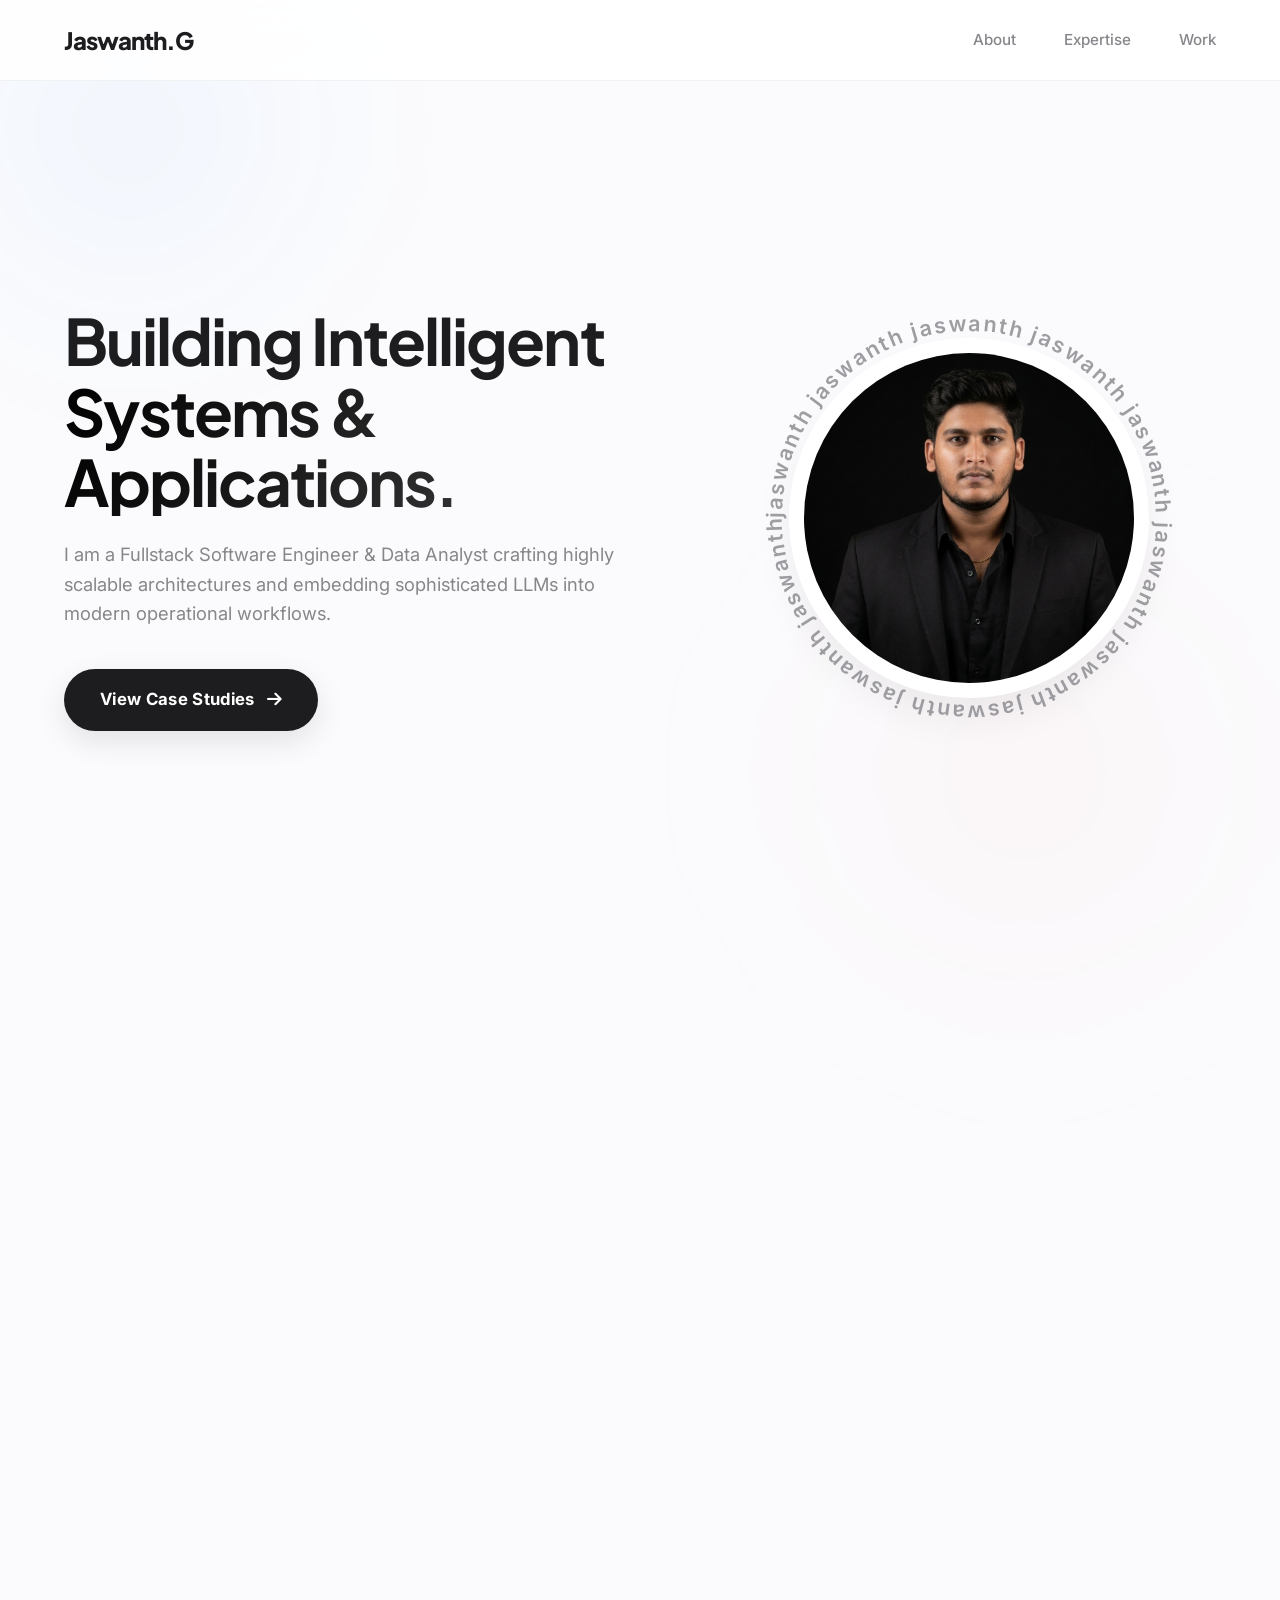
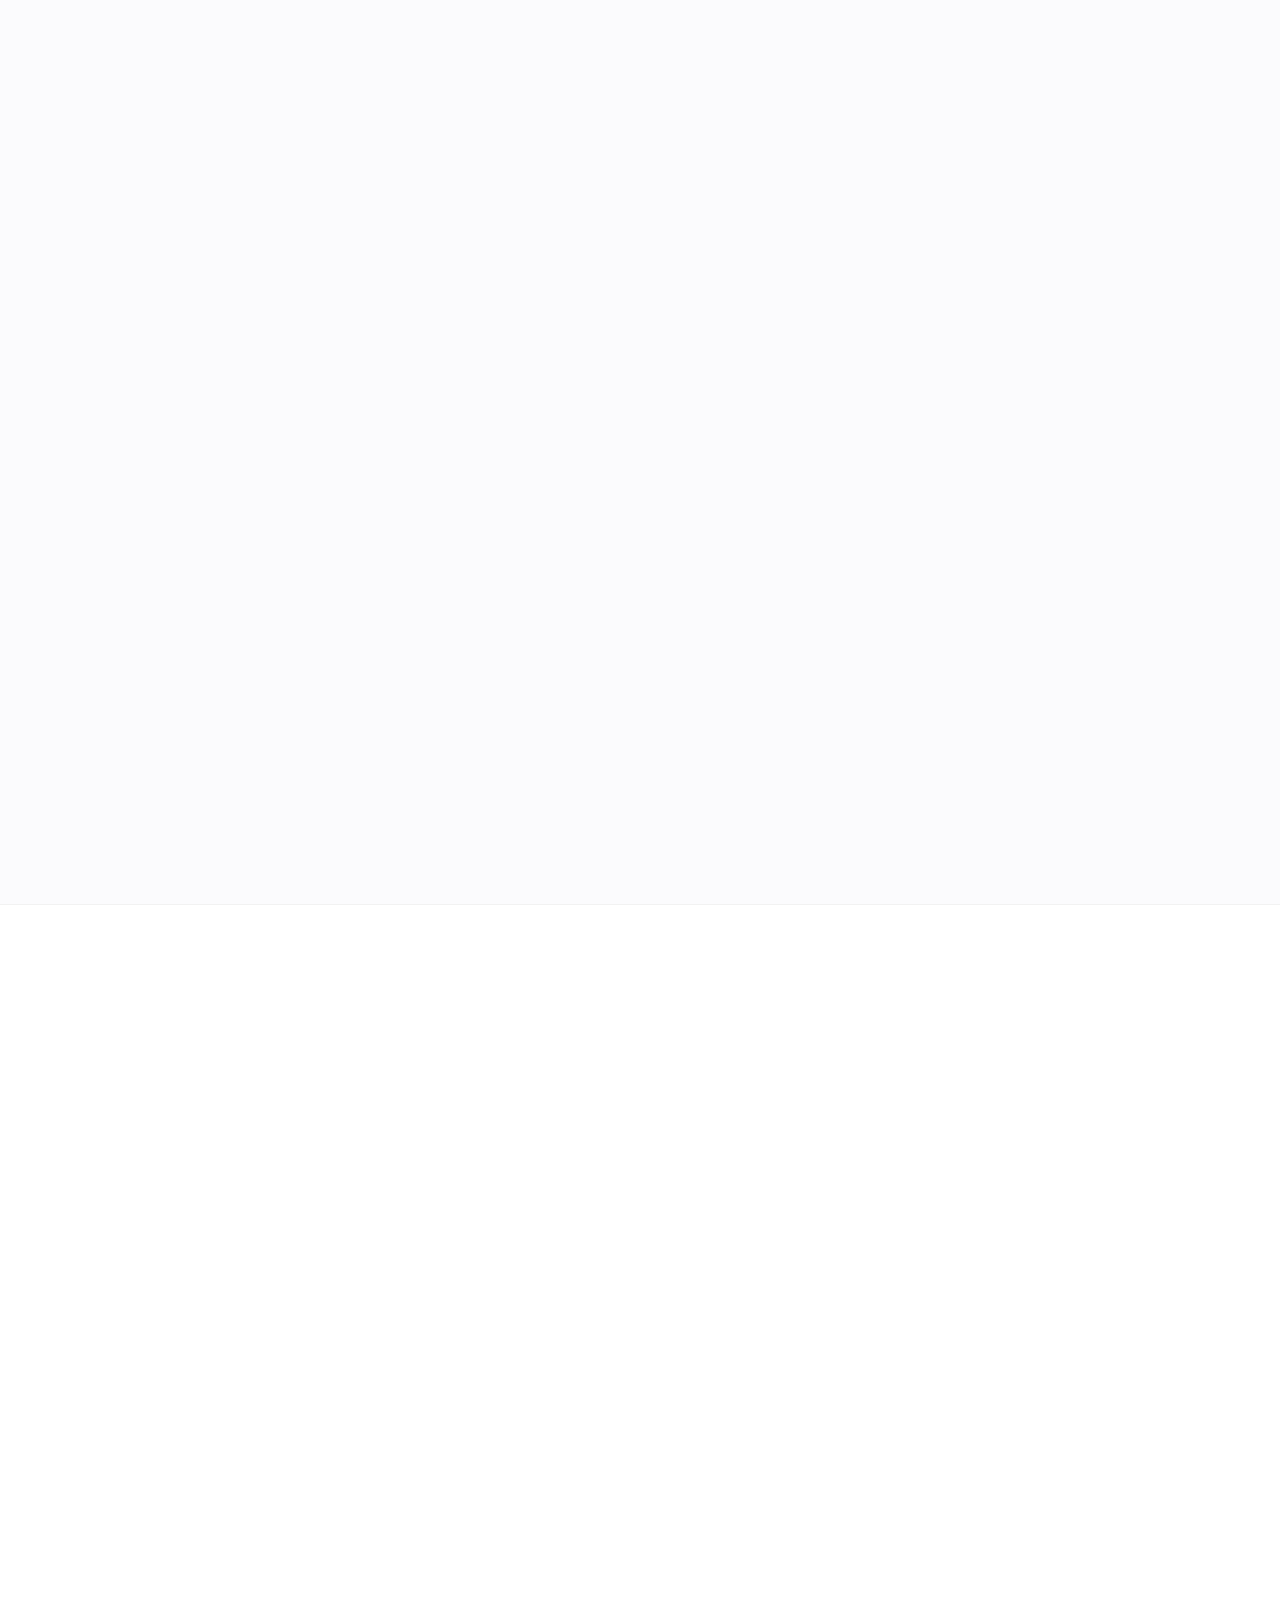
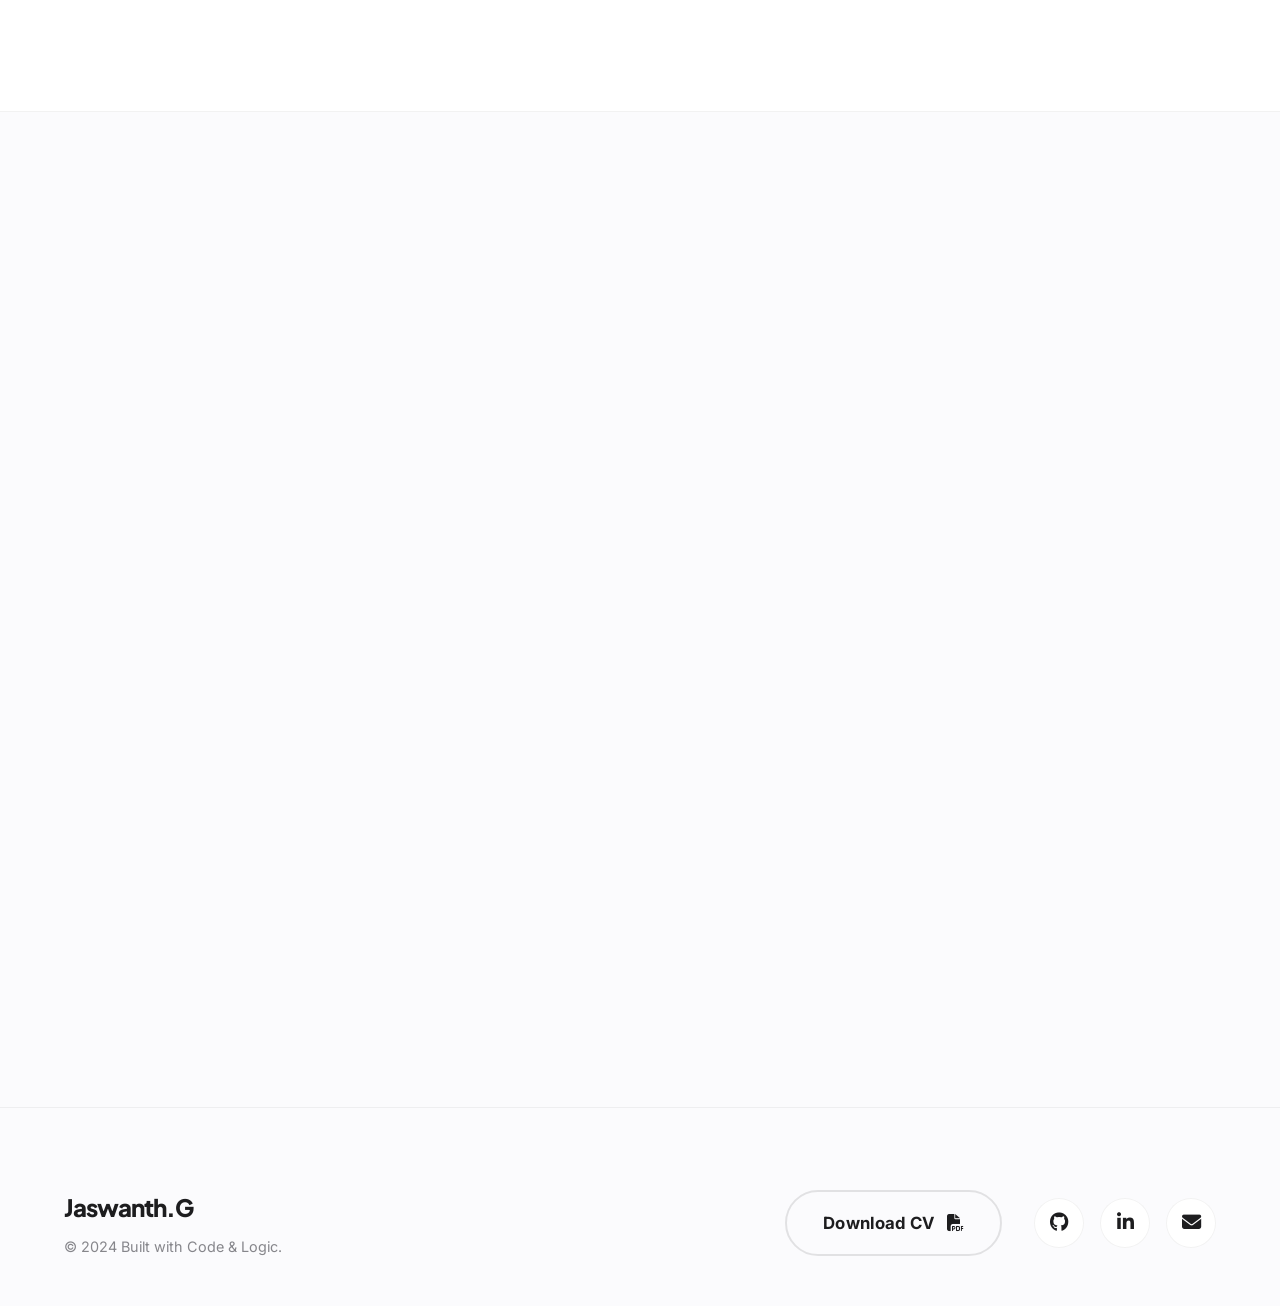
<file: portfolionew/index.html>
<!DOCTYPE html>
<html lang="en">
<head>
    <meta charset="UTF-8">
    <meta name="viewport" content="width=device-width, initial-scale=1.0">
    <title>Jaswanth Gondhi | Portfolio</title>
    
    <!-- Light Theme UI Fonts -->
    <link rel="preconnect" href="https://fonts.googleapis.com">
    <link rel="preconnect" href="https://fonts.gstatic.com" crossorigin>
    <link href="https://fonts.googleapis.com/css2?family=Plus+Jakarta+Sans:wght@500;700;800&family=Inter:wght@400;500;600&display=swap" rel="stylesheet">
    
    <link rel="stylesheet" href="https://cdnjs.cloudflare.com/ajax/libs/font-awesome/6.4.0/css/all.min.css">
    <link rel="stylesheet" href="style.css">
</head>
<body>

    <!-- Redesigned High-End Checkbox Header -->
    <header class="header">
        <div class="container nav-container">
            <a href="index.html" class="logo">Jaswanth.G</a>
            
            <input type="checkbox" id="nav-toggle" class="nav-toggle">
            <label for="nav-toggle" class="hamburger">
                <span class="bar bar1"></span>
                <span class="bar bar2"></span>
                <span class="bar bar3"></span>
            </label>
            
            <nav class="nav-menu">
                <ul class="nav-links">
                    <li><a href="#about" class="nav-link">About</a></li>
                    <li><a href="#expertise" class="nav-link">Expertise</a></li>
                    <li><a href="#projects" class="nav-link">Work</a></li>
                </ul>
            </nav>
        </div>
    </header>

    <main>
        
        <!-- Hero Section -->
        <section class="hero-section" id="hero">
            <div class="container hero-wrapper">
                <div class="hero-content">
                    <h1 class="hero-title">
                        <span style="animation: slide-in-bottom 1s cubic-bezier(0.2, 0.8, 0.2, 1) forwards; opacity: 0;">Building Intelligent</span>
                        <span class="text-gradient" style="animation: slide-in-bottom 1s cubic-bezier(0.2, 0.8, 0.2, 1) 0.1s forwards; opacity: 0;">Systems & Applications.</span>
                    </h1>
                    <p class="hero-desc" style="animation: slide-in-bottom 1s cubic-bezier(0.2, 0.8, 0.2, 1) 0.2s forwards; opacity: 0;">
                        I am a Fullstack Software Engineer & Data Analyst crafting highly scalable architectures and embedding sophisticated LLMs into modern operational workflows.
                    </p>
                    <div style="animation: slide-in-bottom 1s cubic-bezier(0.2, 0.8, 0.2, 1) 0.3s forwards; opacity: 0; display: inline-flex; gap: 1rem;">
                        <a href="#projects" class="btn"><span>View Case Studies</span> <i class="fas fa-arrow-right"></i></a>
                    </div>
                </div>
                
                <div class="hero-visual">
                    <div class="profile-card">
                        <div class="circular-text">
                            <svg viewBox="0 0 100 100" xmlns="http://www.w3.org/2000/svg">
                                <path id="circlePath" d="M 50, 50 m -48, 0 a 48,48 0 1,1 96,0 a 48,48 0 1,1 -96,0" fill="none" />
                                <text font-size="5.5" font-weight="600" fill="currentColor" textLength="301" lengthAdjust="spacing">
                                    <textPath href="#circlePath">jaswanth jaswanth jaswanth jaswanth jaswanth jaswanth jaswanth jaswanth jaswanth jaswanth </textPath>
                                </text>
                            </svg>
                        </div>
                        <div class="profile-img-inner">
                            <img src="images/profile.PNG" alt="Jaswanth Gondhi">
                        </div>
                    </div>

                </div>
            </div>
        </section>

        <!-- About Section -->
        <section class="section" id="about">
            <div class="container grid-2 anim-mask">
                <div class="about-text">
                    <h2 class="section-title">My <span class="text-gradient">Philosophy</span></h2>
                    <p class="lead">Great software doesn't just process data—it interprets it.</p>
                    <p class="body-text" style="margin-bottom: 1.5rem;">
                        I build bridges between robust backend engineering, elegant frontend aesthetics, and high-level analytical intelligence. Recently, my focus has shifted heavily into Applied AI—understanding how to securely connect Large Language Models to internal databases, automating decision-making using Python pipelines, while persisting a beautiful and snappy frontend experience.
                    </p>
                    <div class="contact-meta">
                        <span><i class="fas fa-map-marker-alt"></i> Hyderabad, India</span>
                        <span><i class="fas fa-phone-alt"></i> +91 9600051572</span>
                    </div>
                </div>
                
                <div class="about-stats glass-card">
                    <h3 style="margin-bottom: 2rem; font-size: 1.5rem;">Education</h3>
                    <div class="ticket-stack">
                        <div class="ticket">
                            <div class="t-year">2021<br>2024</div>
                            <div class="t-line"></div>
                            <div class="t-info">
                                <h4>B.Tech in Computer Science</h4>
                                <span>SRM University</span>
                            </div>
                        </div>
                        <div class="ticket">
                            <div class="t-year">2018<br>2021</div>
                            <div class="t-line"></div>
                            <div class="t-info">
                                <h4>Diploma in Electronics & Comm.</h4>
                                <span>Panimalar Polytechnic College</span>
                            </div>
                        </div>
                    </div>
                </div>
            </div>
        </section>



        <!-- Expertise Section (Tri-Pillar Version) -->
        <section class="section" id="expertise">
            <div class="container">
                <h2 class="section-title anim-mask">My <span class="text-gradient">Skills</span></h2>
                <div class="accordion-gallery">
                    
                    <!-- Frontend -->
                    <div class="acc-panel anim-mask" id="acc-front">
                        <div class="acc-title-vertical">FRONTEND</div>
                        <div class="acc-content">
                            <i class="fas fa-laptop-code acc-icon"></i>
                            <h3 class="acc-title">Frontend</h3>
                            <div class="acc-pills">
                                <span>React.js</span><span>HTML5</span><span>CSS3</span><span>UX/UI</span>
                            </div>
                        </div>
                    </div>

                    <!-- Backend -->
                    <div class="acc-panel anim-mask anim-delay-1" id="acc-back">
                        <div class="acc-title-vertical">BACKEND</div>
                        <div class="acc-content">
                            <i class="fas fa-server acc-icon"></i>
                            <h3 class="acc-title">Backend</h3>
                            <div class="acc-pills">
                                <span>Node.js</span><span>FastAPI</span><span>Django</span>
                            </div>
                        </div>
                    </div>

                    <!-- Blockchain / Web3 -->
                    <div class="acc-panel anim-mask anim-delay-2" id="acc-web3">
                        <div class="acc-title-vertical">WEB3</div>
                        <div class="acc-content">
                            <i class="fab fa-ethereum acc-icon"></i>
                            <h3 class="acc-title">Web3</h3>
                            <div class="acc-pills">
                                <span>Web3.js</span><span>Ethereum</span><span>Smart Contracts</span>
                            </div>
                        </div>
                    </div>

                    <!-- AI & LLMs -->
                    <div class="acc-panel anim-mask" id="acc-ai">
                        <div class="acc-title-vertical">AI & LLMS</div>
                        <div class="acc-content">
                            <i class="fas fa-brain acc-icon"></i>
                            <h3 class="acc-title">AI & LLMs</h3>
                            <div class="acc-pills">
                                <span>LangChain</span><span>OpenAI API</span><span>RAG</span>
                            </div>
                        </div>
                    </div>

                    <!-- Data Science -->
                    <div class="acc-panel anim-mask anim-delay-1" id="acc-data">
                        <div class="acc-title-vertical">DATA SCI</div>
                        <div class="acc-content">
                            <i class="fas fa-atom acc-icon"></i>
                            <h3 class="acc-title">Data Science</h3>
                            <div class="acc-pills">
                                <span>Machine Learning</span><span>Computer Vision</span><span>NLP</span>
                            </div>
                        </div>
                    </div>

                    <!-- Data Analytics -->
                    <div class="acc-panel anim-mask anim-delay-2" id="acc-analytics">
                        <div class="acc-title-vertical">ANALYTICS</div>
                        <div class="acc-content">
                            <i class="fas fa-chart-bar acc-icon"></i>
                            <h3 class="acc-title">Analytics</h3>
                            <div class="acc-pills">
                                <span>Pandas</span><span>Scikit-Learn</span><span>Tableau</span>
                            </div>
                        </div>
                    </div>

                    <!-- Database & Tools -->
                    <div class="acc-panel anim-mask anim-delay-3" id="acc-tools">
                        <div class="acc-title-vertical">TOOLS</div>
                        <div class="acc-content">
                            <i class="fas fa-database acc-icon"></i>
                            <h3 class="acc-title">Tools/DB</h3>
                            <div class="acc-pills">
                                <span>PostgreSQL</span><span>MongoDB</span><span>Airflow</span>
                            </div>
                        </div>
                    </div>

                </div>  </div>
            </div>
        </section>

        <!-- Projects Showcase -->
        <section class="section" id="projects" style="background: var(--bg-surface); border-top: 1px solid var(--border-subtle); border-bottom: 1px solid var(--border-subtle);">
            <div class="container">
                <h2 class="section-title anim-mask" style="margin-bottom: 4rem;">Selected <span class="text-gradient">Work</span></h2>
                
                <div class="project-showcase">
                    
                    <!-- NEW LLM PROJECT -->
                    <a href="project-llm.html" class="p-card anim-mask hover-3d">
                        <div class="p-img-box"><img src="images/llm_rag_cover.png" alt="Enterprise RAG Interface"></div>
                        <div class="p-content">

                            <h3 class="p-title">Enterprise RAG Assistant</h3>
                            <p class="p-desc">An advanced intelligent layer that strictly interrogates private company databases using LangChain and OpenAI, virtually eliminating hallucination risks in queries.</p>
                            <span class="p-link">View Case Study <i class="fas fa-arrow-right"></i></span>
                        </div>
                    </a>

                    <!-- Existing Project Replacements with New Markup -->
                    <a href="project-tender.html" class="p-card anim-mask anim-delay-1 hover-3d">
                        <div class="p-img-box"><img src="images/web3_tender_cover.png" alt="Tender Management"></div>
                        <div class="p-content">

                            <h3 class="p-title">Tender Management System</h3>
                            <p class="p-desc">A fraud-proof decentralized application leveraging Ethereum smart contracts to manage vendor bidding pipelines immutably.</p>
                            <span class="p-link">View Case Study <i class="fas fa-arrow-right"></i></span>
                        </div>
                    </a>

                    <a href="project-workout.html" class="p-card anim-mask hover-3d">
                        <div class="p-img-box"><img src="images/ai_workout_cover.png" alt="AI Workout"></div>
                        <div class="p-content">

                            <h3 class="p-title">Adaptive AI Workout Builder</h3>
                            <p class="p-desc">A predictive analysis engine acting as a digital personal trainer, adapting routines on-the-fly via Scikit-Learn Naive Bayes classifiers.</p>
                            <span class="p-link">View Case Study <i class="fas fa-arrow-right"></i></span>
                        </div>
                    </a>

                    <a href="project-task.html" class="p-card anim-mask anim-delay-1 hover-3d">
                        <div class="p-img-box"><img src="images/task_manager_cover.png" alt="Fullstack Task Manager"></div>
                        <div class="p-content">

                            <h3 class="p-title">Fullstack Task Manager</h3>
                            <p class="p-desc">Collaborative Kanban boards utilizing Socket.io for instantaneous UI updates without refreshing, locking state concurrently.</p>
                            <span class="p-link">View Case Study <i class="fas fa-arrow-right"></i></span>
                        </div>
                    </a>

                    <a href="project-etl.html" class="p-card anim-mask hover-3d">
                        <div class="p-img-box"><img src="images/etl_pipeline_cover.png" alt="Automated ETL"></div>
                        <div class="p-content">

                            <h3 class="p-title">Automated ETL Orchestration</h3>
                            <p class="p-desc">A self-healing Apache Airflow automation fetching, sanitizing, and warehousing millions of API rows purely autonomously.</p>
                            <span class="p-link">View Case Study <i class="fas fa-arrow-right"></i></span>
                        </div>
                    </a>

                </div>
            </div>
        </section>

        <!-- Experience Details -->
        <section class="section" id="experience">
            <div class="container">
                <h2 class="section-title anim-mask" style="margin-bottom: 4rem;">Professional <span class="text-gradient">Journey</span></h2>
                
                <div class="exp-grid">
                    <!-- Card 1 -->
                    <div class="exp-card anim-mask hover-3d">
                        <div class="exp-card-header">
                            <div class="exp-icon"><i class="fas fa-briefcase"></i></div>
                            <span class="exp-date">Sep 2025 - Present</span>
                        </div>
                        <h3 class="exp-title">Associate</h3>
                        <span class="exp-company">Eenadu Digital</span>
                        <p class="exp-desc">Developed and maintained scalable full-stack web applications using Python and modern frontend architectures. Collaborated with engineering teams to design robust REST API integrations, optimize complex database queries, and improve overall system performance across core digital media platforms.</p>

                    </div>

                    <!-- Card 2 -->
                    <div class="exp-card anim-mask anim-delay-1 hover-3d">
                        <div class="exp-card-header">
                            <div class="exp-icon"><i class="fas fa-chart-line"></i></div>
                            <span class="exp-date">Mar 2024 - May 2025</span>
                        </div>
                        <h3 class="exp-title">Junior Data Analyst Intern</h3>
                        <span class="exp-company">Trueinfineworx</span>
                        <p class="exp-desc">Extracted, cleaned, and analyzed large-scale raw datasets to uncover actionable operational insights. Designed automated reporting pipelines using Python and SQL, and built interactive data visualizations in Power BI to accelerate executive decision-making.</p>

                    </div>
                </div>
            </div>
        </section>

    </main>

    <footer class="footer">
        <div class="container footer-wrap">
            <div class="footer-brand">
                <h2 class="logo">Jaswanth.G</h2>
                <p class="body-text" style="font-size: 0.9rem; margin-top: 0.5rem;">&copy; 2024 Built with Code & Logic.</p>
            </div>
            
            <div style="display: flex; align-items: center; gap: 2rem;">
                <a href="JaswanthG-Resume.pdf" download="JaswanthG-Resume.pdf" class="btn btn-outline">
                    <span>Download CV</span> <i class="fas fa-file-pdf"></i>
                </a>
                
                <div class="footer-social">
                    <a href="https://github.com/jaswanth1473" target="_blank" class="icon-btn"><i class="fab fa-github"></i></a>
                    <a href="https://www.linkedin.com/in/jaswanth03/" target="_blank" class="icon-btn"><i class="fab fa-linkedin-in"></i></a>
                    <a href="mailto:gondhijaswanth7@gmail.com" class="icon-btn"><i class="fas fa-envelope"></i></a>
                </div>
            </div>
        </div>
    </footer>

</body>
</html>
</file>
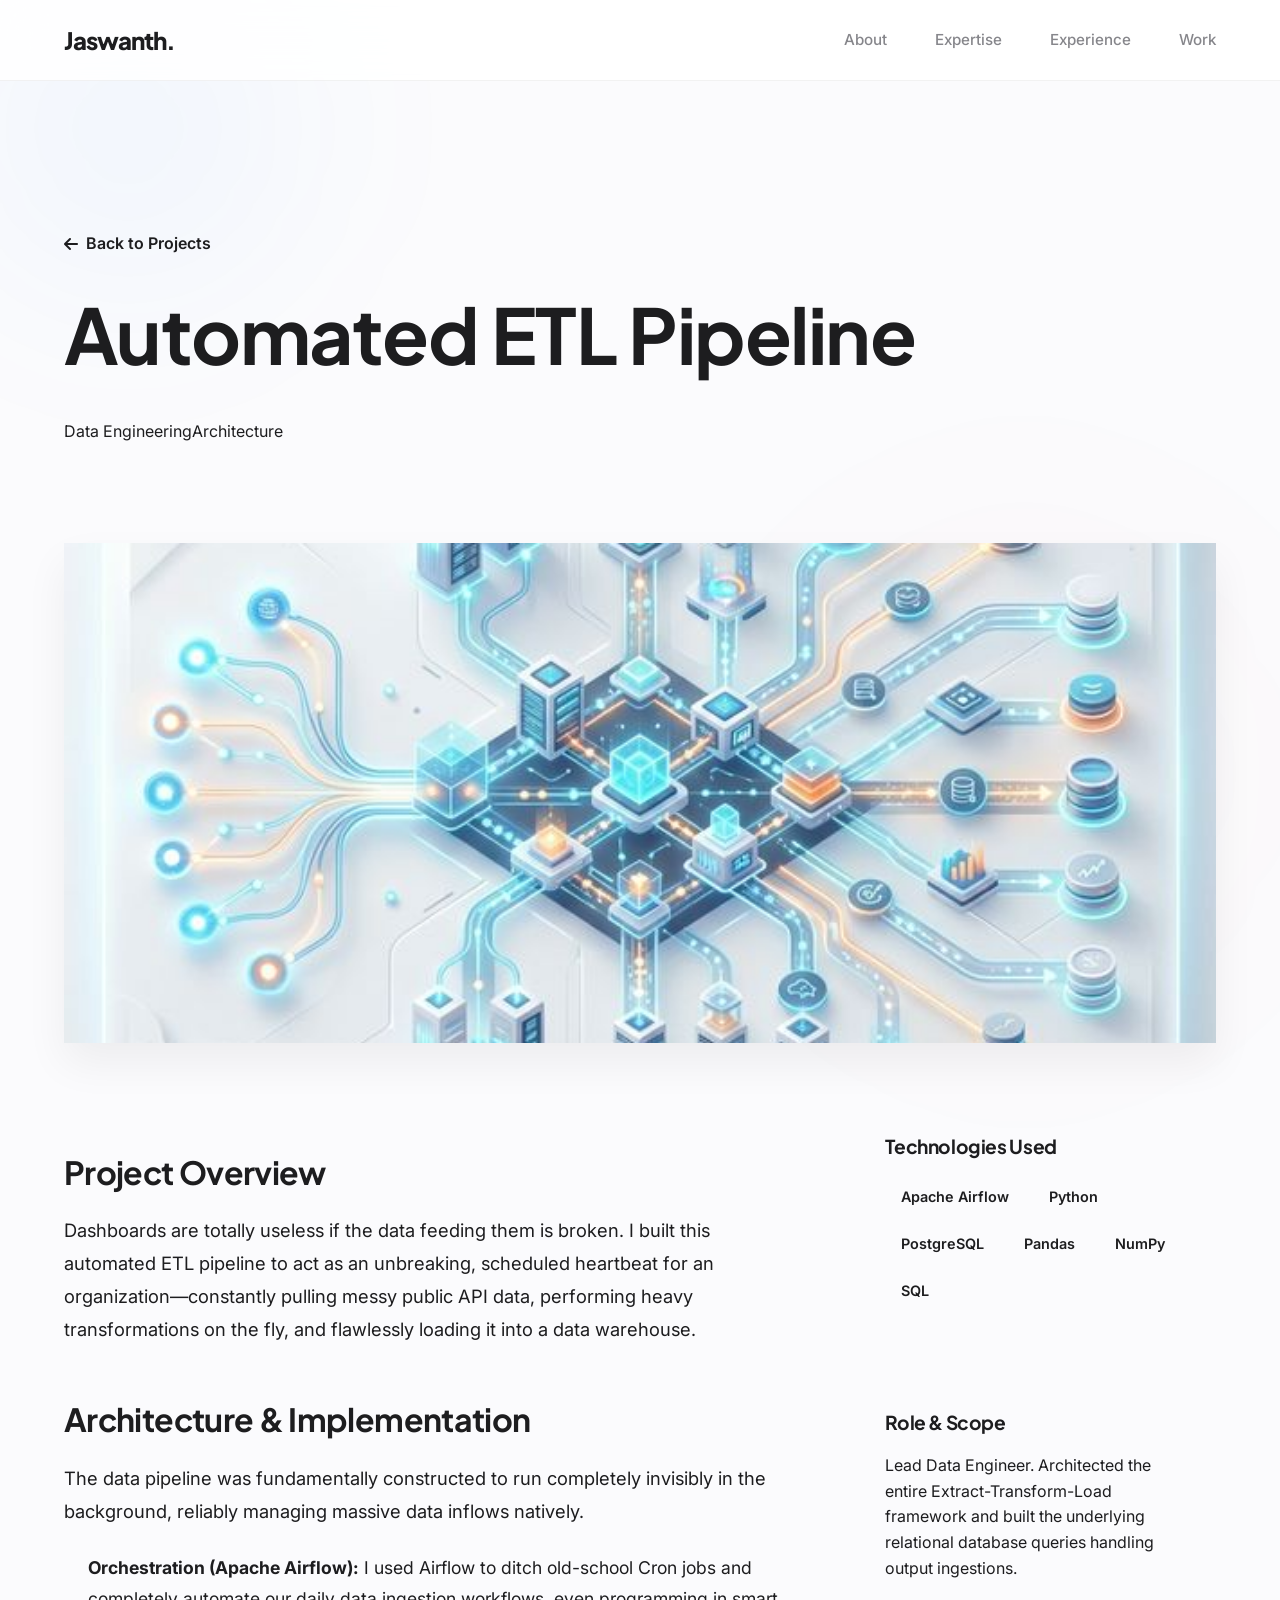
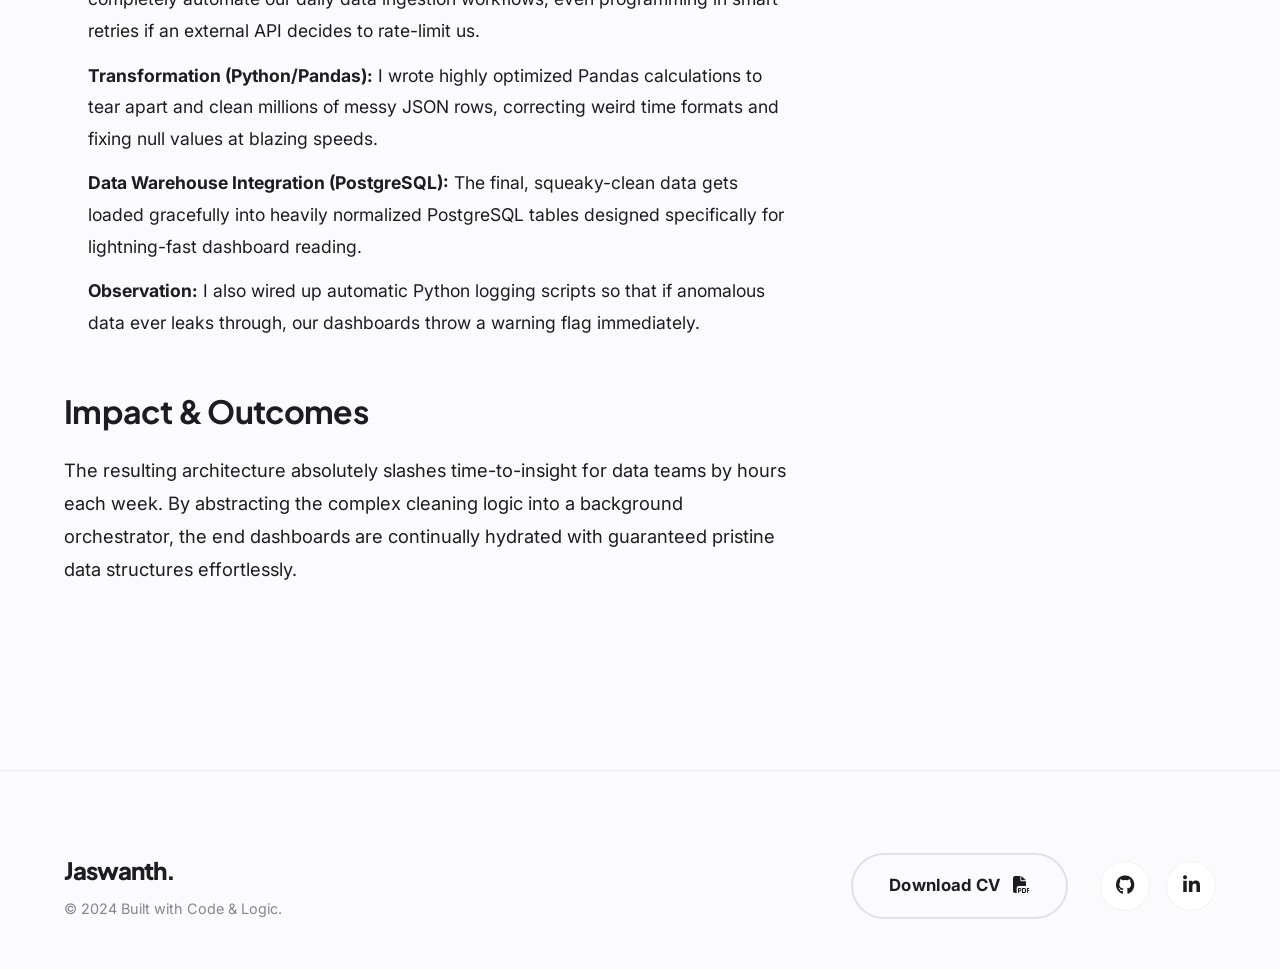
<file: portfolionew/project-etl.html>
<!DOCTYPE html>
<html lang="en">
<head>
    <meta charset="UTF-8">
    <meta name="viewport" content="width=device-width, initial-scale=1.0">
    <title>Automated ETL Pipeline</title>
    <link href="https://fonts.googleapis.com/css2?family=Plus+Jakarta+Sans:wght@400;500;600;700;800&family=Inter:wght@400;500;600&display=swap" rel="stylesheet">
    <link rel="stylesheet" href="https://cdnjs.cloudflare.com/ajax/libs/font-awesome/6.4.0/css/all.min.css">
    <link rel="stylesheet" href="style.css">
    <style>
        .page-header { padding-top: 150px; padding-bottom: 50px; border-bottom: 1px solid var(--border-color); }
        .page-title { font-size: clamp(3rem, 6vw, 5rem); margin-bottom: 1.5rem; }
        .hero-banner { width: 100%; height: 500px; object-fit: cover; border-radius: var(--radius-lg); margin: 3rem 0; box-shadow: 0 20px 40px rgba(0,0,0,0.06); background-position: center; }
        .article-grid { display: grid; grid-template-columns: 2fr 1fr; gap: 4rem; }
        .article-body h2 { font-size: 2rem; margin: 3rem 0 1rem; }
        .article-body p { font-size: 1.15rem; color: var(--text-muted); line-height: 1.8; margin-bottom: 1.5rem; }
        .article-body ul { margin-bottom: 2rem; padding-left: 1.5rem; }
        .article-body li { font-size: 1.1rem; color: var(--text-muted); line-height: 1.8; margin-bottom: 0.8rem; }
        .article-body strong { color: var(--text-main); }
        .sidebar { position: sticky; top: 120px; }
        .meta-box { background: var(--surface-color); padding: 2rem; border-radius: var(--radius-lg); border: 1px solid var(--border-color); margin-bottom: 2rem; }
        .meta-box h3 { font-size: 1.2rem; margin-bottom: 1rem; color: var(--text-main); }
        .tech-list { display: flex; flex-wrap: wrap; gap: 0.5rem; }
        .tech-list span { padding: 0.5rem 1rem; background: var(--bg-color); border: 1px solid var(--border-color); border-radius: 50px; font-size: 0.9rem; font-weight: 600; }
        @media (max-width: 1024px) {
            .article-grid { grid-template-columns: 1fr; gap: 2rem; }
            .hero-banner { height: 350px; }
            .sidebar { position: static; }
        }
    </style>
</head>
<body>
    <header class="header">
        <div class="container nav-container">
            <a href="index.html" class="logo">Jaswanth.</a>
            
            <input type="checkbox" id="nav-toggle" class="nav-toggle">
            <label for="nav-toggle" class="hamburger">
                <span class="bar bar1"></span>
                <span class="bar bar2"></span>
                <span class="bar bar3"></span>
            </label>
            
            <nav class="nav-menu">
                <ul class="nav-links">
                    <li><a href="index.html#about" class="nav-link">About</a></li>
                    <li><a href="index.html#expertise" class="nav-link">Expertise</a></li>
                    <li><a href="index.html#experience" class="nav-link">Experience</a></li>
                    <li><a href="index.html#projects" class="nav-link">Work</a></li>
                </ul>
            </nav>
        </div>
    </header>

    <main>
        <div class="page-header container">
            <a href="index.html#projects" style="color: var(--text-muted); text-decoration: none; font-weight: 600; display: inline-flex; align-items: center; gap: 0.5rem; margin-bottom: 1rem;"><i class="fas fa-arrow-left"></i> Back to Projects</a>
            <h1 class="page-title reveal-scale">Automated ETL Pipeline</h1>
            <div class="tags"><span>Data Engineering</span><span>Architecture</span></div>
        </div>

        <div class="container" style="padding-bottom: 6rem;">
            <img src="images/etl_pipeline_cover.png" alt="ETL Pipeline Architecture UI" class="hero-banner reveal-up">

            <div class="article-grid">
                <div class="article-body reveal-right">
                    <h2>Project Overview</h2>
                    <p>Dashboards are totally useless if the data feeding them is broken. I built this automated ETL pipeline to act as an unbreaking, scheduled heartbeat for an organization—constantly pulling messy public API data, performing heavy transformations on the fly, and flawlessly loading it into a data warehouse.</p>
                    
                    <h2>Architecture & Implementation</h2>
                    <p>The data pipeline was fundamentally constructed to run completely invisibly in the background, reliably managing massive data inflows natively.</p>
                    <ul>
                        <li><strong>Orchestration (Apache Airflow):</strong> I used Airflow to ditch old-school Cron jobs and completely automate our daily data ingestion workflows, even programming in smart retries if an external API decides to rate-limit us.</li>
                        <li><strong>Transformation (Python/Pandas):</strong> I wrote highly optimized Pandas calculations to tear apart and clean millions of messy JSON rows, correcting weird time formats and fixing null values at blazing speeds.</li>
                        <li><strong>Data Warehouse Integration (PostgreSQL):</strong> The final, squeaky-clean data gets loaded gracefully into heavily normalized PostgreSQL tables designed specifically for lightning-fast dashboard reading.</li>
                        <li><strong>Observation:</strong> I also wired up automatic Python logging scripts so that if anomalous data ever leaks through, our dashboards throw a warning flag immediately.</li>
                    </ul>

                    <h2>Impact & Outcomes</h2>
                    <p>The resulting architecture absolutely slashes time-to-insight for data teams by hours each week. By abstracting the complex cleaning logic into a background orchestrator, the end dashboards are continually hydrated with guaranteed pristine data structures effortlessly.</p>
                </div>

                <div class="sidebar reveal-left">
                    <div class="meta-box">
                        <h3>Technologies Used</h3>
                        <div class="tech-list">
                            <span>Apache Airflow</span><span>Python</span><span>PostgreSQL</span><span>Pandas</span><span>NumPy</span><span>SQL</span>
                        </div>
                    </div>
                    <div class="meta-box">
                        <h3>Role & Scope</h3>
                        <p style="color: var(--text-muted); line-height: 1.6;">Lead Data Engineer. Architected the entire Extract-Transform-Load framework and built the underlying relational database queries handling output ingestions.</p>
                    </div>
                </div>
            </div>
        </div>
    </main>

    <footer class="footer">
        <div class="container footer-wrap">
            <div class="footer-brand">
                <h2 class="logo">Jaswanth.</h2>
                <p class="body-text" style="font-size: 0.9rem; margin-top: 0.5rem;">&copy; 2024 Built with Code & Logic.</p>
            </div>
            
            <div style="display: flex; align-items: center; gap: 2rem;">
                <a href="JaswanthG_Resume.pdf" download="JaswanthG_Resume.pdf" class="btn btn-outline">
                    <span>Download CV</span> <i class="fas fa-file-pdf"></i>
                </a>
                
                <div class="footer-social">
                    <a href="https://github.com/jaswanth1473" target="_blank" class="icon-btn"><i class="fab fa-github"></i></a>
                    <a href="https://www.linkedin.com/in/jaswanth03/" target="_blank" class="icon-btn"><i class="fab fa-linkedin-in"></i></a>
                </div>
            </div>
        </div>
    </footer>
</body>
</html>
</file>
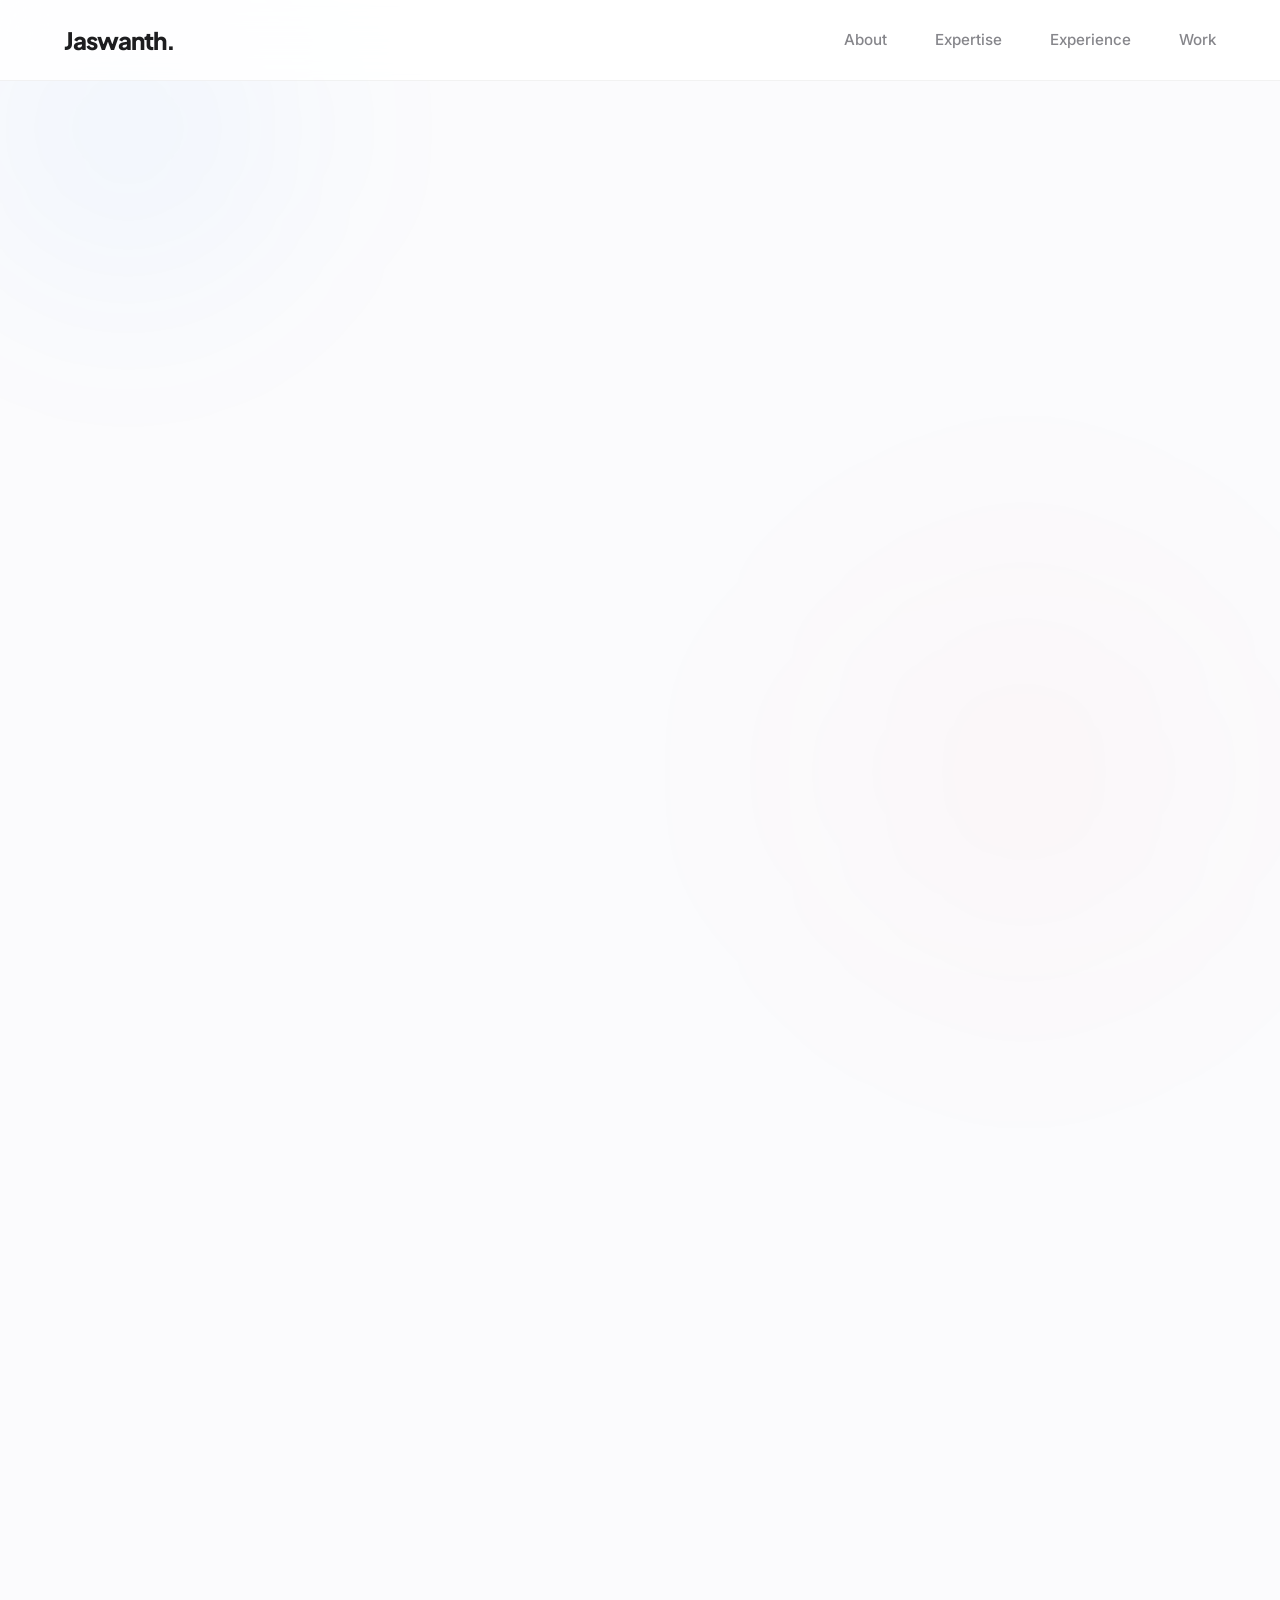
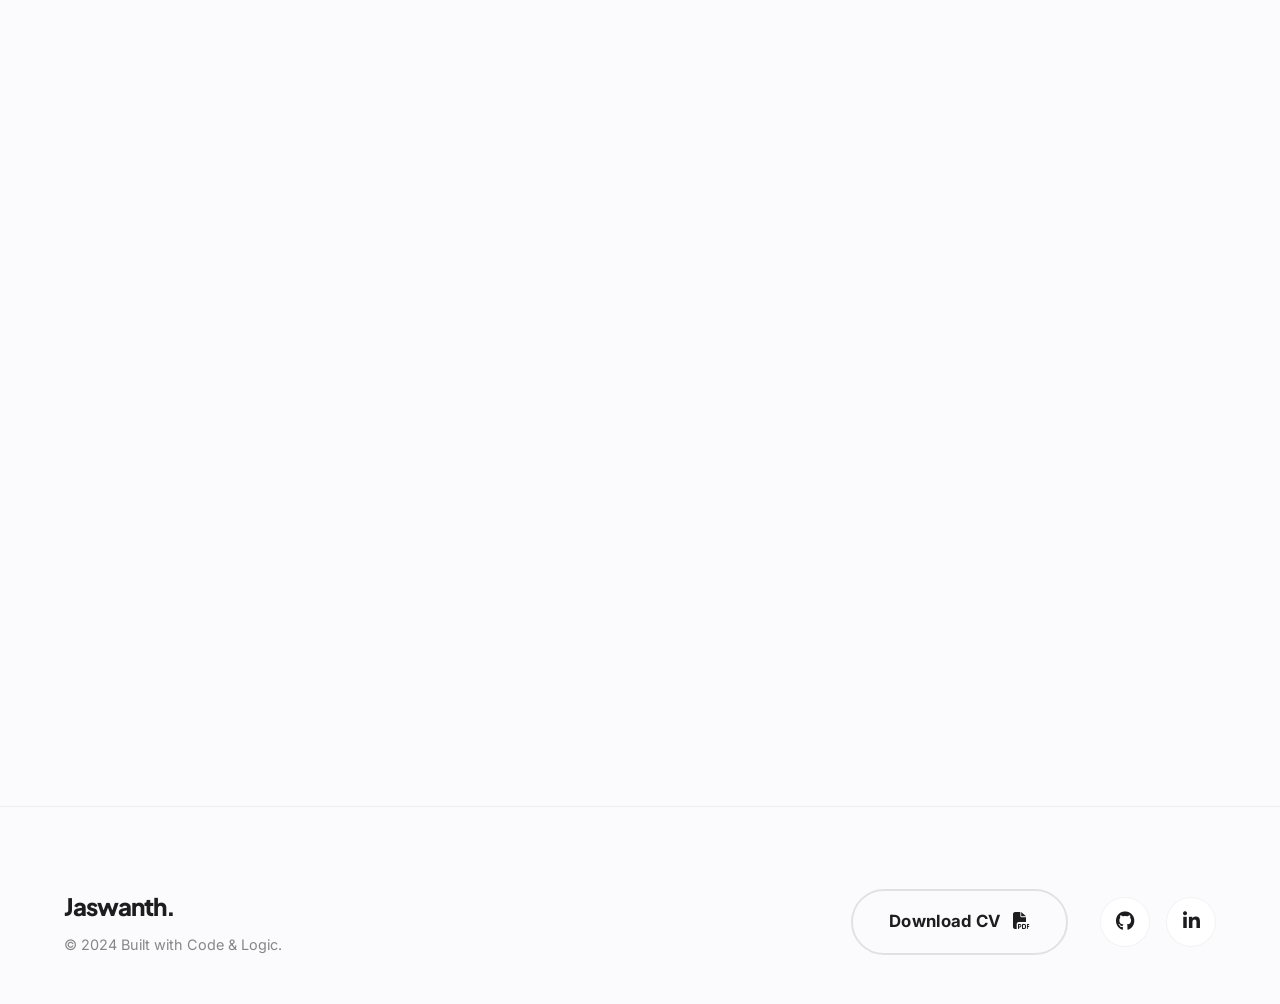
<file: portfolionew/project-llm.html>
<!DOCTYPE html>
<html lang="en">
<head>
    <meta charset="UTF-8">
    <meta name="viewport" content="width=device-width, initial-scale=1.0">
    <title>Enterprise RAG | LLM Assistant</title>
    <link href="https://fonts.googleapis.com/css2?family=Plus+Jakarta+Sans:wght@500;700;800&family=Inter:wght@400;500;600&display=swap" rel="stylesheet">
    <link rel="stylesheet" href="https://cdnjs.cloudflare.com/ajax/libs/font-awesome/6.4.0/css/all.min.css">
    <link rel="stylesheet" href="style.css">
    <style>
        .page-header { padding-top: 150px; padding-bottom: 50px; border-bottom: 1px solid var(--border-subtle); }
        .page-title { font-size: clamp(3rem, 6vw, 4.5rem); margin-bottom: 1rem; color: var(--text-main); }
        .hero-banner { width: 100%; height: 500px; object-fit: cover; border-radius: 30px; margin: 3rem 0; box-shadow: var(--shadow-lg); background-position: center; border: 1px solid var(--border-subtle); animation: slide-in-bottom 1s cubic-bezier(var(--ease-smooth)) forwards; }
        .article-grid { display: grid; grid-template-columns: 2fr 1fr; gap: 4rem; }
        .article-body h2 { font-size: 2rem; margin: 3rem 0 1.5rem; color: var(--text-main); }
        .article-body p { font-size: 1.15rem; color: var(--text-secondary); line-height: 1.8; margin-bottom: 1.5rem; }
        .article-body ul { margin-bottom: 2.5rem; padding-left: 1.5rem; }
        .article-body li { font-size: 1.1rem; color: var(--text-secondary); line-height: 1.8; margin-bottom: 1rem; list-style-type: circle; }
        .article-body strong { color: var(--text-main); font-weight: 600; }
        .sidebar { position: sticky; top: 120px; }
        .meta-box { background: var(--bg-surface); padding: 2rem; border-radius: 20px; border: 1px solid var(--border-subtle); margin-bottom: 2rem; box-shadow: var(--shadow-sm); }
        .meta-box h3 { font-size: 1.25rem; margin-bottom: 1rem; color: var(--text-main); }
        .tech-list { display: flex; flex-wrap: wrap; gap: 0.6rem; }
        .tech-list span { padding: 0.5rem 1rem; background: var(--bg-color); border: 1px solid var(--border-strong); border-radius: 50px; font-size: 0.85rem; font-weight: 600; color: var(--text-main); }
        @media (max-width: 1024px) {
            .article-grid { grid-template-columns: 1fr; gap: 2rem; }
            .hero-banner { height: 350px; }
            .sidebar { position: static; }
        }
    </style>
</head>
<body>
    <header class="header">
        <div class="container nav-container">
            <a href="index.html" class="logo">Jaswanth.</a>
            
            <input type="checkbox" id="nav-toggle" class="nav-toggle">
            <label for="nav-toggle" class="hamburger">
                <span class="bar bar1"></span>
                <span class="bar bar2"></span>
                <span class="bar bar3"></span>
            </label>
            
            <nav class="nav-menu">
                <ul class="nav-links">
                    <li><a href="index.html#about" class="nav-link">About</a></li>
                    <li><a href="index.html#expertise" class="nav-link">Expertise</a></li>
                    <li><a href="index.html#experience" class="nav-link">Experience</a></li>
                    <li><a href="index.html#projects" class="nav-link">Work</a></li>
                </ul>
            </nav>
        </div>
    </header>

    <main>
        <div class="page-header container anim-mask">
            <a href="index.html#projects" style="color: var(--text-secondary); text-decoration: none; font-weight: 600; display: inline-flex; align-items: center; gap: 0.5rem; margin-bottom: 1.5rem;"><i class="fas fa-arrow-left"></i> Back to Projects</a>
            <h1 class="page-title text-gradient">Enterprise RAG Assistant</h1>
            <div class="tags" style="display: flex; gap: 0.5rem;">
                <span style="font-weight: 600; font-size: 0.85rem; padding: 0.4rem 1rem; background: rgba(0, 122, 255, 0.1); color: var(--accent-base); border-radius: 50px;">Generative AI</span>
                <span style="font-weight: 600; font-size: 0.85rem; padding: 0.4rem 1rem; background: rgba(0, 122, 255, 0.1); color: var(--accent-base); border-radius: 50px;">LLM Integration</span>
            </div>
        </div>

        <div class="container" style="padding-bottom: 6rem;">
            <img src="images/llm_rag_cover.png" alt="RAG Interface UI Blueprint" class="hero-banner anim-mask anim-delay-1">

            <div class="article-grid">
                <div class="article-body anim-mask anim-delay-2">
                    <h2>Project Overview</h2>
                    <p>Internal databases are sprawling repositories of unsearchable tribal knowledge. I architected this Retrieval-Augmented Generation (RAG) system to securely plug an advanced Language Model directly into proprietary business data, allowing users to rapidly "chat" with their enterprise databases without any hallucinations.</p>
                    
                    <h2>Architecture & Implementation</h2>
                    <p>Building a robust AI assistant that does not leak private corporate data back to third-party trainers requires strict chunking, embeddings, and context-bounding patterns.</p>
                    <ul>
                        <li><strong>Vector Embeddings Pipelines:</strong> Built ingestion pipelines using Python to chunk large internal SQL datasets and PDFs into localized vector indices (ChromaDB), converting textual context into mathematical spaces.</li>
                        <li><strong>LangChain Orchestration:</strong> Programed the orchestration layer using LangChain to intercept the user question, execute a highly rigorous similarity search over our private vectors, and securely append exactly three relevant sources.</li>
                        <li><strong>Contextual Prompt Engineering:</strong> Crafted strictly bounded Meta-prompts compelling the OpenAI API to solely draw conclusions derived within the vector injections, completely halting unverified model hallucinations.</li>
                        <li><strong>Secure FastAPI Handlers:</strong> Isolated the LLM generation keys strictly on a backend Python server avoiding exposed API requests entirely.</li>
                    </ul>

                    <h2>Impact & Outcomes</h2>
                    <p>By enforcing a RAG execution flow rather than a simple API wrapper, the application acts as an omniscient corporate librarian capable of accurately querying thousands of localized documents. Time-to-retrieval for critical project data was exponentially reduced, fostering massive operational acceleration.</p>
                </div>

                <div class="sidebar anim-mask anim-delay-3">
                    <div class="meta-box">
                        <h3>Technologies Used</h3>
                        <div class="tech-list">
                            <span>Python</span><span>LangChain</span><span>OpenAI gpt-4</span><span>ChromaDB</span><span>FastAPI</span><span>React</span><span>Pinecone</span>
                        </div>
                    </div>
                    <div class="meta-box">
                        <h3>Role & Scope</h3>
                        <p style="color: var(--text-secondary); line-height: 1.6;">Fullstack AI Engineer. Led the end-to-end integration mapping frontend interactions all the way through vector-search embeddings.</p>
                    </div>
                </div>
            </div>
        </div>
    </main>

    <footer class="footer">
        <div class="container footer-wrap">
            <div class="footer-brand">
                <h2 class="logo">Jaswanth.</h2>
                <p class="body-text" style="font-size: 0.9rem; margin-top: 0.5rem;">&copy; 2024 Built with Code & Logic.</p>
            </div>
            
            <div style="display: flex; align-items: center; gap: 2rem;">
                <a href="JaswanthG_Resume.pdf" download="JaswanthG_Resume.pdf" class="btn btn-outline">
                    <span>Download CV</span> <i class="fas fa-file-pdf"></i>
                </a>
                
                <div class="footer-social">
                    <a href="https://github.com/jaswanth1473" target="_blank" class="icon-btn"><i class="fab fa-github"></i></a>
                    <a href="https://www.linkedin.com/in/jaswanth03/" target="_blank" class="icon-btn"><i class="fab fa-linkedin-in"></i></a>
                </div>
            </div>
        </div>
    </footer>
</body>
</html>
</file>
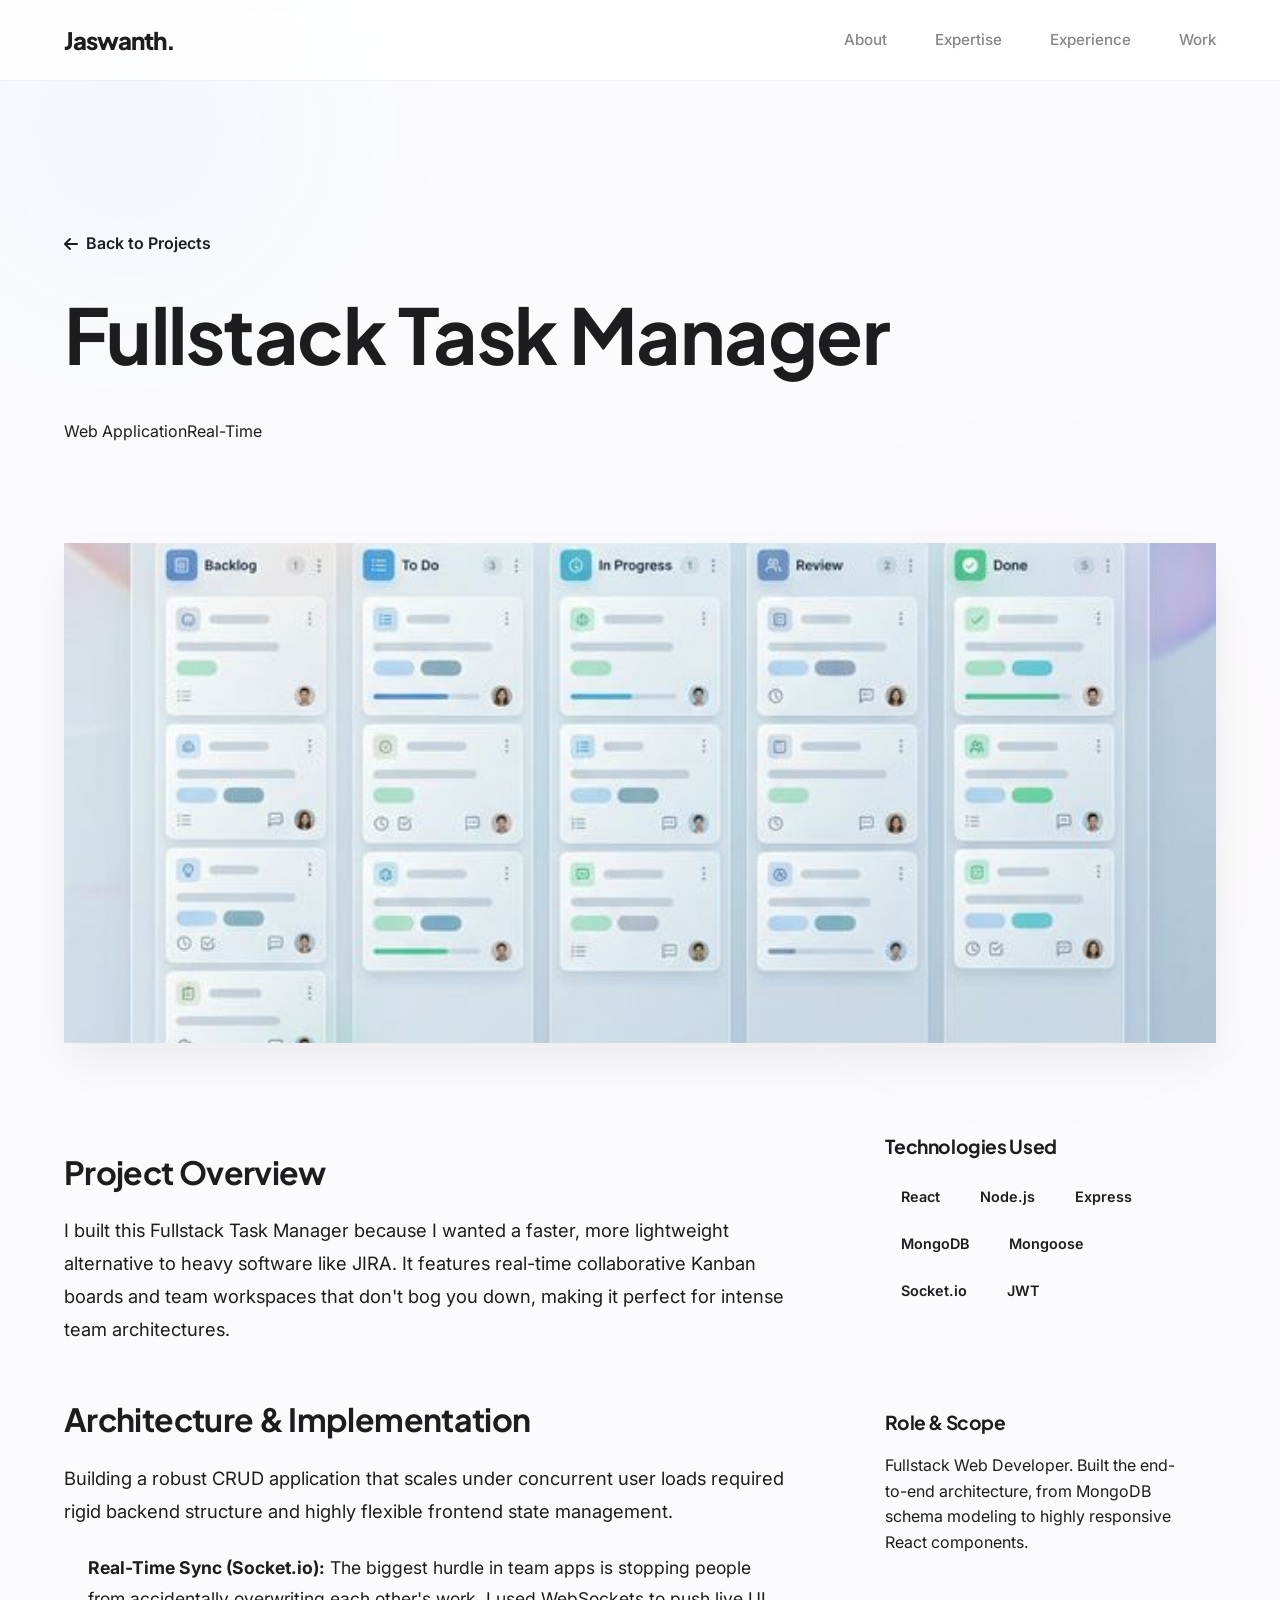
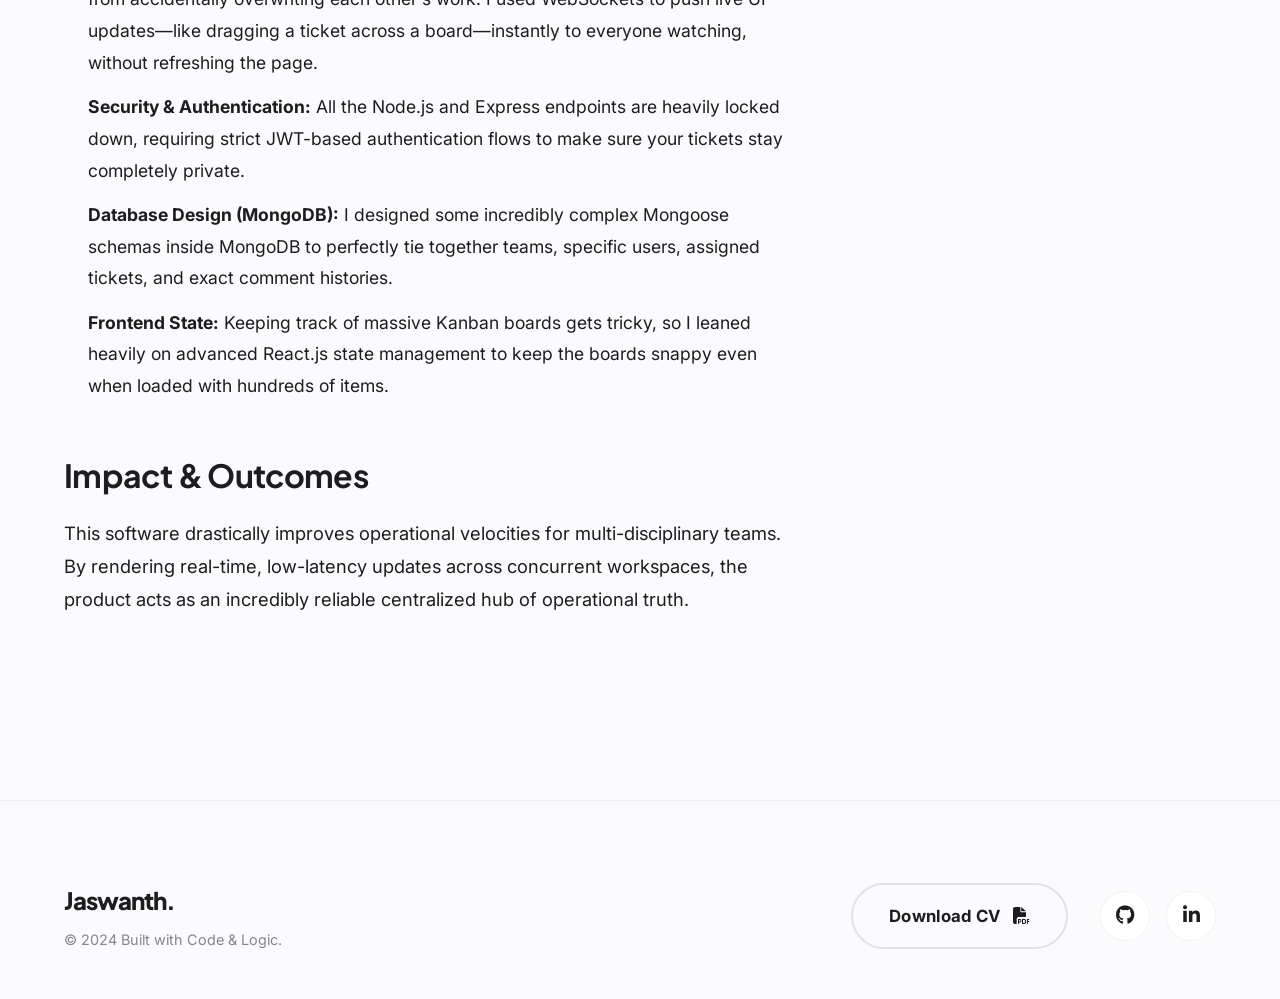
<file: portfolionew/project-task.html>
<!DOCTYPE html>
<html lang="en">
<head>
    <meta charset="UTF-8">
    <meta name="viewport" content="width=device-width, initial-scale=1.0">
    <title>Fullstack Task Manager</title>
    <link href="https://fonts.googleapis.com/css2?family=Plus+Jakarta+Sans:wght@400;500;600;700;800&family=Inter:wght@400;500;600&display=swap" rel="stylesheet">
    <link rel="stylesheet" href="https://cdnjs.cloudflare.com/ajax/libs/font-awesome/6.4.0/css/all.min.css">
    <link rel="stylesheet" href="style.css">
    <style>
        .page-header { padding-top: 150px; padding-bottom: 50px; border-bottom: 1px solid var(--border-color); }
        .page-title { font-size: clamp(3rem, 6vw, 5rem); margin-bottom: 1.5rem; }
        .hero-banner { width: 100%; height: 500px; object-fit: cover; border-radius: var(--radius-lg); margin: 3rem 0; box-shadow: 0 20px 40px rgba(0,0,0,0.06); background-position: center; }
        .article-grid { display: grid; grid-template-columns: 2fr 1fr; gap: 4rem; }
        .article-body h2 { font-size: 2rem; margin: 3rem 0 1rem; }
        .article-body p { font-size: 1.15rem; color: var(--text-muted); line-height: 1.8; margin-bottom: 1.5rem; }
        .article-body ul { margin-bottom: 2rem; padding-left: 1.5rem; }
        .article-body li { font-size: 1.1rem; color: var(--text-muted); line-height: 1.8; margin-bottom: 0.8rem; }
        .article-body strong { color: var(--text-main); }
        .sidebar { position: sticky; top: 120px; }
        .meta-box { background: var(--surface-color); padding: 2rem; border-radius: var(--radius-lg); border: 1px solid var(--border-color); margin-bottom: 2rem; }
        .meta-box h3 { font-size: 1.2rem; margin-bottom: 1rem; color: var(--text-main); }
        .tech-list { display: flex; flex-wrap: wrap; gap: 0.5rem; }
        .tech-list span { padding: 0.5rem 1rem; background: var(--bg-color); border: 1px solid var(--border-color); border-radius: 50px; font-size: 0.9rem; font-weight: 600; }
        @media (max-width: 1024px) {
            .article-grid { grid-template-columns: 1fr; gap: 2rem; }
            .hero-banner { height: 350px; }
            .sidebar { position: static; }
        }
    </style>
</head>
<body>
    <header class="header">
        <div class="container nav-container">
            <a href="index.html" class="logo">Jaswanth.</a>
            
            <input type="checkbox" id="nav-toggle" class="nav-toggle">
            <label for="nav-toggle" class="hamburger">
                <span class="bar bar1"></span>
                <span class="bar bar2"></span>
                <span class="bar bar3"></span>
            </label>
            
            <nav class="nav-menu">
                <ul class="nav-links">
                    <li><a href="index.html#about" class="nav-link">About</a></li>
                    <li><a href="index.html#expertise" class="nav-link">Expertise</a></li>
                    <li><a href="index.html#experience" class="nav-link">Experience</a></li>
                    <li><a href="index.html#projects" class="nav-link">Work</a></li>
                </ul>
            </nav>
        </div>
    </header>

    <main>
        <div class="page-header container">
            <a href="index.html#projects" style="color: var(--text-muted); text-decoration: none; font-weight: 600; display: inline-flex; align-items: center; gap: 0.5rem; margin-bottom: 1rem;"><i class="fas fa-arrow-left"></i> Back to Projects</a>
            <h1 class="page-title reveal-scale">Fullstack Task Manager</h1>
            <div class="tags"><span>Web Application</span><span>Real-Time</span></div>
        </div>

        <div class="container" style="padding-bottom: 6rem;">
            <img src="images/task_manager_cover.png" alt="Task Manager UI" class="hero-banner reveal-up">

            <div class="article-grid">
                <div class="article-body reveal-right">
                    <h2>Project Overview</h2>
                    <p>I built this Fullstack Task Manager because I wanted a faster, more lightweight alternative to heavy software like JIRA. It features real-time collaborative Kanban boards and team workspaces that don't bog you down, making it perfect for intense team architectures.</p>
                    
                    <h2>Architecture & Implementation</h2>
                    <p>Building a robust CRUD application that scales under concurrent user loads required rigid backend structure and highly flexible frontend state management.</p>
                    <ul>
                        <li><strong>Real-Time Sync (Socket.io):</strong> The biggest hurdle in team apps is stopping people from accidentally overwriting each other's work. I used WebSockets to push live UI updates—like dragging a ticket across a board—instantly to everyone watching, without refreshing the page.</li>
                        <li><strong>Security & Authentication:</strong> All the Node.js and Express endpoints are heavily locked down, requiring strict JWT-based authentication flows to make sure your tickets stay completely private.</li>
                        <li><strong>Database Design (MongoDB):</strong> I designed some incredibly complex Mongoose schemas inside MongoDB to perfectly tie together teams, specific users, assigned tickets, and exact comment histories.</li>
                        <li><strong>Frontend State:</strong> Keeping track of massive Kanban boards gets tricky, so I leaned heavily on advanced React.js state management to keep the boards snappy even when loaded with hundreds of items.</li>
                    </ul>

                    <h2>Impact & Outcomes</h2>
                    <p>This software drastically improves operational velocities for multi-disciplinary teams. By rendering real-time, low-latency updates across concurrent workspaces, the product acts as an incredibly reliable centralized hub of operational truth.</p>
                </div>

                <div class="sidebar reveal-left">
                    <div class="meta-box">
                        <h3>Technologies Used</h3>
                        <div class="tech-list">
                            <span>React</span><span>Node.js</span><span>Express</span><span>MongoDB</span><span>Mongoose</span><span>Socket.io</span><span>JWT</span>
                        </div>
                    </div>
                    <div class="meta-box">
                        <h3>Role & Scope</h3>
                        <p style="color: var(--text-muted); line-height: 1.6;">Fullstack Web Developer. Built the end-to-end architecture, from MongoDB schema modeling to highly responsive React components.</p>
                    </div>
                </div>
            </div>
        </div>
    </main>

    <footer class="footer">
        <div class="container footer-wrap">
            <div class="footer-brand">
                <h2 class="logo">Jaswanth.</h2>
                <p class="body-text" style="font-size: 0.9rem; margin-top: 0.5rem;">&copy; 2024 Built with Code & Logic.</p>
            </div>
            
            <div style="display: flex; align-items: center; gap: 2rem;">
                <a href="JaswanthG_Resume.pdf" download="JaswanthG_Resume.pdf" class="btn btn-outline">
                    <span>Download CV</span> <i class="fas fa-file-pdf"></i>
                </a>
                
                <div class="footer-social">
                    <a href="https://github.com/jaswanth1473" target="_blank" class="icon-btn"><i class="fab fa-github"></i></a>
                    <a href="https://www.linkedin.com/in/jaswanth03/" target="_blank" class="icon-btn"><i class="fab fa-linkedin-in"></i></a>
                </div>
            </div>
        </div>
    </footer>
</body>
</html>
</file>
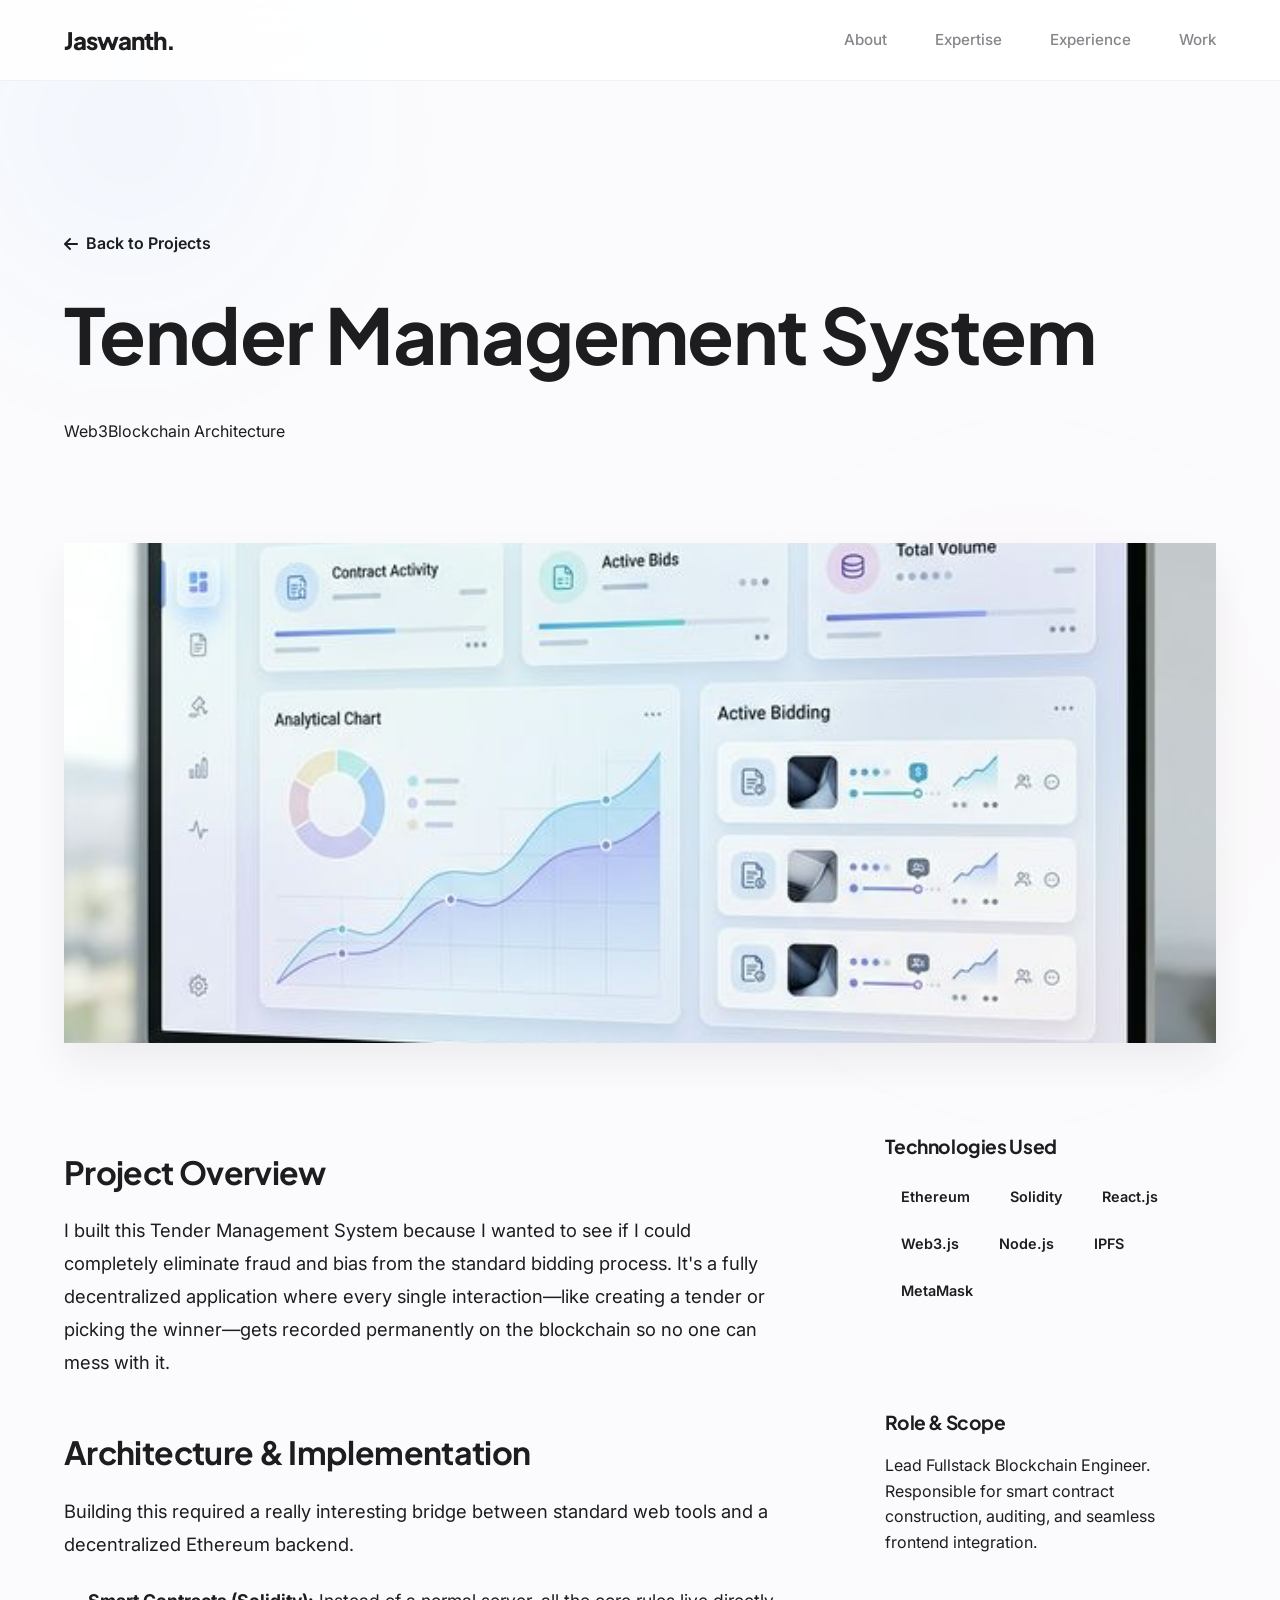
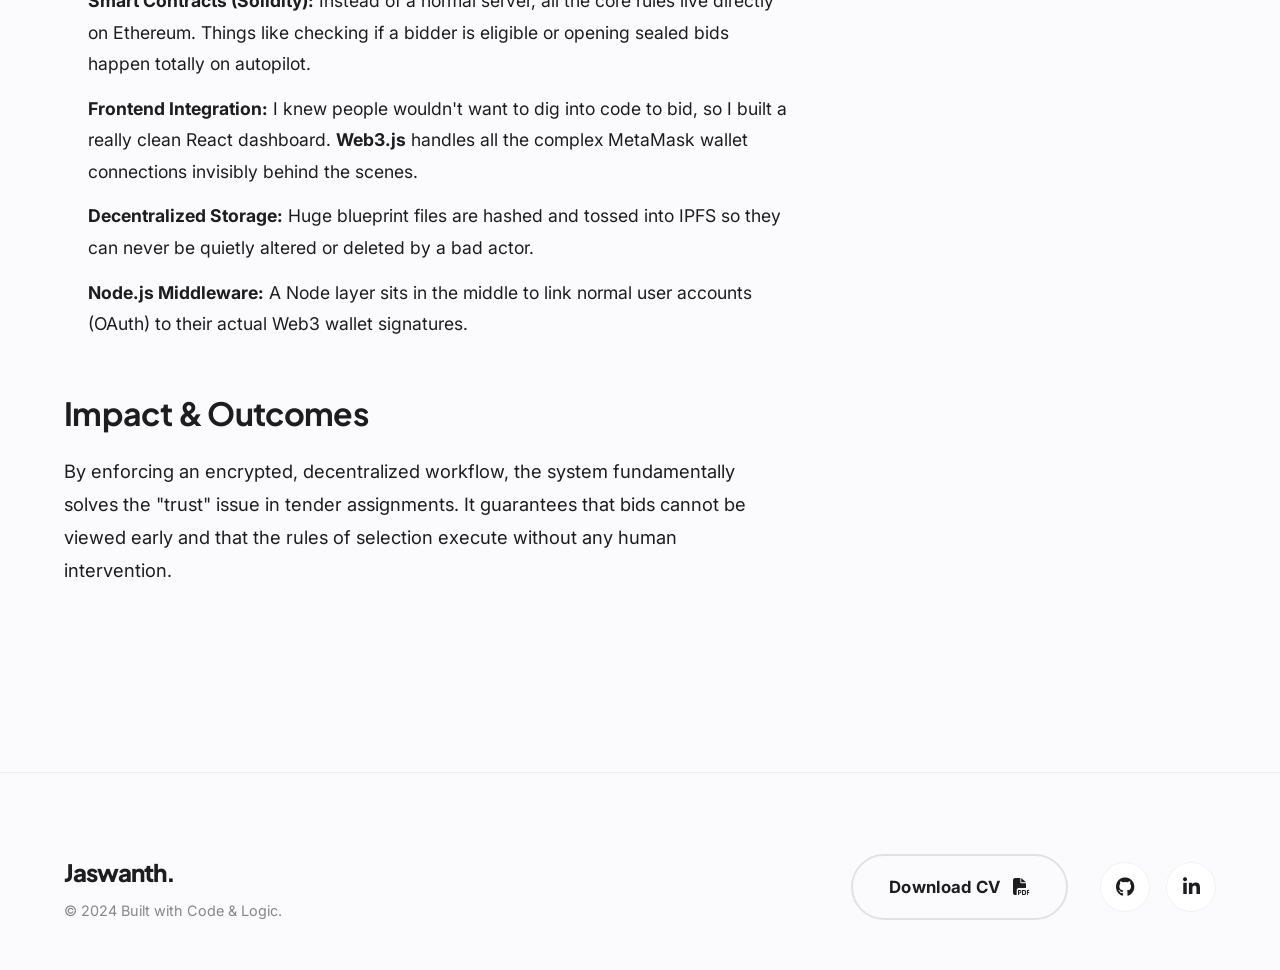
<file: portfolionew/project-tender.html>
<!DOCTYPE html>
<html lang="en">
<head>
    <meta charset="UTF-8">
    <meta name="viewport" content="width=device-width, initial-scale=1.0">
    <title>Tender Management System</title>
    <link href="https://fonts.googleapis.com/css2?family=Plus+Jakarta+Sans:wght@400;500;600;700;800&family=Inter:wght@400;500;600&display=swap" rel="stylesheet">
    <link rel="stylesheet" href="https://cdnjs.cloudflare.com/ajax/libs/font-awesome/6.4.0/css/all.min.css">
    <link rel="stylesheet" href="style.css">
    <style>
        .page-header { padding-top: 150px; padding-bottom: 50px; border-bottom: 1px solid var(--border-color); }
        .page-title { font-size: clamp(3rem, 6vw, 5rem); margin-bottom: 1.5rem; }
        .hero-banner { width: 100%; height: 500px; object-fit: cover; border-radius: var(--radius-lg); margin: 3rem 0; box-shadow: 0 20px 40px rgba(0,0,0,0.06); }
        .article-grid { display: grid; grid-template-columns: 2fr 1fr; gap: 4rem; }
        .article-body h2 { font-size: 2rem; margin: 3rem 0 1rem; }
        .article-body p { font-size: 1.15rem; color: var(--text-muted); line-height: 1.8; margin-bottom: 1.5rem; }
        .article-body ul { margin-bottom: 2rem; padding-left: 1.5rem; }
        .article-body li { font-size: 1.1rem; color: var(--text-muted); line-height: 1.8; margin-bottom: 0.8rem; }
        .article-body strong { color: var(--text-main); }
        .sidebar { position: sticky; top: 120px; }
        .meta-box { background: var(--surface-color); padding: 2rem; border-radius: var(--radius-lg); border: 1px solid var(--border-color); margin-bottom: 2rem; }
        .meta-box h3 { font-size: 1.2rem; margin-bottom: 1rem; color: var(--text-main); }
        .tech-list { display: flex; flex-wrap: wrap; gap: 0.5rem; }
        .tech-list span { padding: 0.5rem 1rem; background: var(--bg-color); border: 1px solid var(--border-color); border-radius: 50px; font-size: 0.9rem; font-weight: 600; }
        @media (max-width: 1024px) {
            .article-grid { grid-template-columns: 1fr; gap: 2rem; }
            .hero-banner { height: 350px; }
            .sidebar { position: static; }
        }
    </style>
</head>
<body>
    <header class="header">
        <div class="container nav-container">
            <a href="index.html" class="logo">Jaswanth.</a>
            
            <input type="checkbox" id="nav-toggle" class="nav-toggle">
            <label for="nav-toggle" class="hamburger">
                <span class="bar bar1"></span>
                <span class="bar bar2"></span>
                <span class="bar bar3"></span>
            </label>
            
            <nav class="nav-menu">
                <ul class="nav-links">
                    <li><a href="index.html#about" class="nav-link">About</a></li>
                    <li><a href="index.html#expertise" class="nav-link">Expertise</a></li>
                    <li><a href="index.html#experience" class="nav-link">Experience</a></li>
                    <li><a href="index.html#projects" class="nav-link">Work</a></li>
                </ul>
            </nav>
        </div>
    </header>

    <main>
        <div class="page-header container">
            <a href="index.html#projects" style="color: var(--text-muted); text-decoration: none; font-weight: 600; display: inline-flex; align-items: center; gap: 0.5rem; margin-bottom: 1rem;"><i class="fas fa-arrow-left"></i> Back to Projects</a>
            <h1 class="page-title reveal-scale">Tender Management System</h1>
            <div class="tags"><span>Web3</span><span>Blockchain Architecture</span></div>
        </div>

        <div class="container" style="padding-bottom: 6rem;">
            <img src="images/web3_tender_cover.png" alt="Tender Management UI" class="hero-banner reveal-up">

            <div class="article-grid">
                <div class="article-body reveal-right">
                    <h2>Project Overview</h2>
                    <p>I built this Tender Management System because I wanted to see if I could completely eliminate fraud and bias from the standard bidding process. It's a fully decentralized application where every single interaction—like creating a tender or picking the winner—gets recorded permanently on the blockchain so no one can mess with it.</p>
                    
                    <h2>Architecture & Implementation</h2>
                    <p>Building this required a really interesting bridge between standard web tools and a decentralized Ethereum backend.</p>
                    <ul>
                        <li><strong>Smart Contracts (Solidity):</strong> Instead of a normal server, all the core rules live directly on Ethereum. Things like checking if a bidder is eligible or opening sealed bids happen totally on autopilot.</li>
                        <li><strong>Frontend Integration:</strong> I knew people wouldn't want to dig into code to bid, so I built a really clean React dashboard. <strong>Web3.js</strong> handles all the complex MetaMask wallet connections invisibly behind the scenes.</li>
                        <li><strong>Decentralized Storage:</strong> Huge blueprint files are hashed and tossed into IPFS so they can never be quietly altered or deleted by a bad actor.</li>
                        <li><strong>Node.js Middleware:</strong> A Node layer sits in the middle to link normal user accounts (OAuth) to their actual Web3 wallet signatures.</li>
                    </ul>

                    <h2>Impact & Outcomes</h2>
                    <p>By enforcing an encrypted, decentralized workflow, the system fundamentally solves the "trust" issue in tender assignments. It guarantees that bids cannot be viewed early and that the rules of selection execute without any human intervention.</p>
                </div>

                <div class="sidebar reveal-left">
                    <div class="meta-box">
                        <h3>Technologies Used</h3>
                        <div class="tech-list">
                            <span>Ethereum</span><span>Solidity</span><span>React.js</span><span>Web3.js</span><span>Node.js</span><span>IPFS</span><span>MetaMask</span>
                        </div>
                    </div>
                    <div class="meta-box">
                        <h3>Role & Scope</h3>
                        <p style="color: var(--text-muted); line-height: 1.6;">Lead Fullstack Blockchain Engineer. Responsible for smart contract construction, auditing, and seamless frontend integration.</p>
                    </div>
                </div>
            </div>
        </div>
    </main>

    <footer class="footer">
        <div class="container footer-wrap">
            <div class="footer-brand">
                <h2 class="logo">Jaswanth.</h2>
                <p class="body-text" style="font-size: 0.9rem; margin-top: 0.5rem;">&copy; 2024 Built with Code & Logic.</p>
            </div>
            
            <div style="display: flex; align-items: center; gap: 2rem;">
                <a href="JaswanthG_Resume.pdf" download="JaswanthG_Resume.pdf" class="btn btn-outline">
                    <span>Download CV</span> <i class="fas fa-file-pdf"></i>
                </a>
                
                <div class="footer-social">
                    <a href="https://github.com/jaswanth1473" target="_blank" class="icon-btn"><i class="fab fa-github"></i></a>
                    <a href="https://www.linkedin.com/in/jaswanth03/" target="_blank" class="icon-btn"><i class="fab fa-linkedin-in"></i></a>
                </div>
            </div>
        </div>
    </footer>
</body>
</html>
</file>
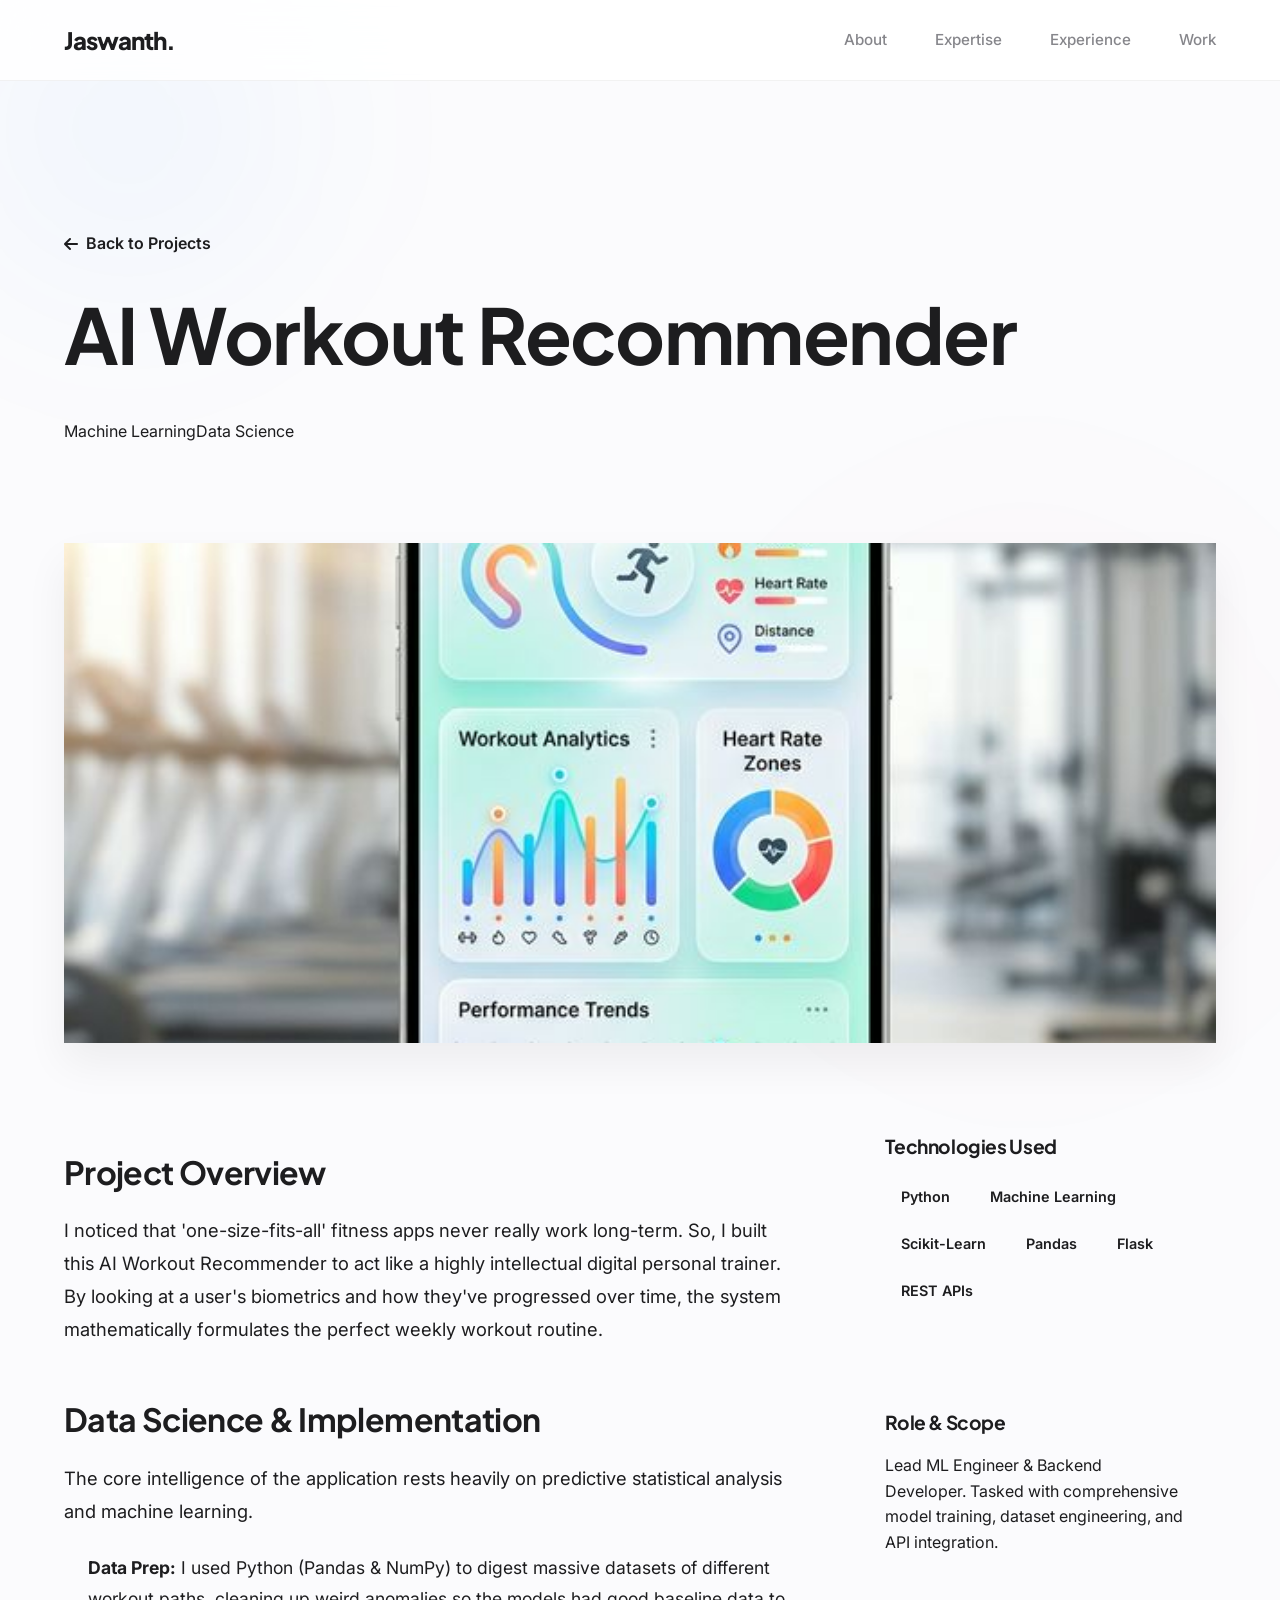
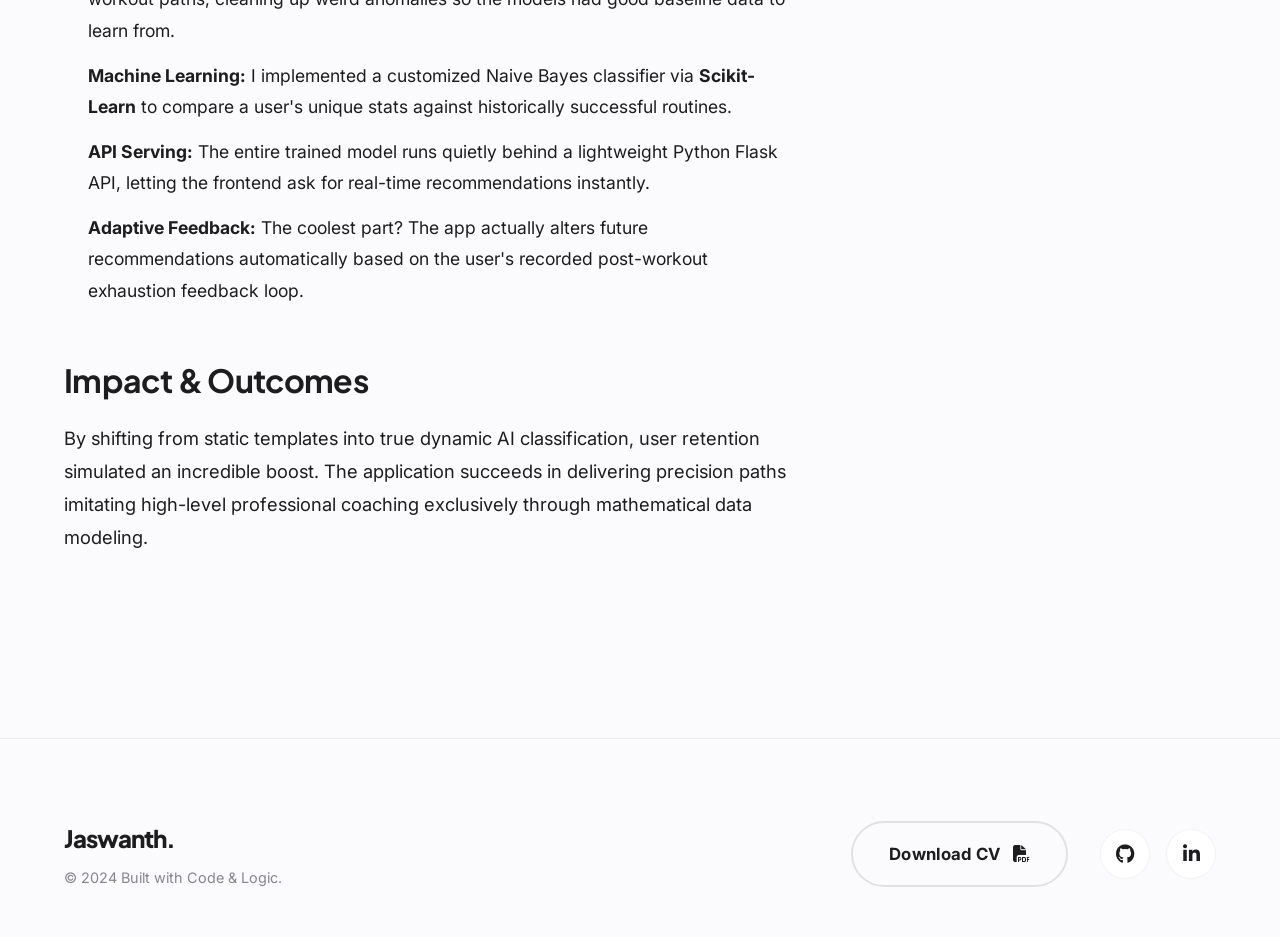
<file: portfolionew/project-workout.html>
<!DOCTYPE html>
<html lang="en">
<head>
    <meta charset="UTF-8">
    <meta name="viewport" content="width=device-width, initial-scale=1.0">
    <title>AI Workout Recommender</title>
    <link href="https://fonts.googleapis.com/css2?family=Plus+Jakarta+Sans:wght@400;500;600;700;800&family=Inter:wght@400;500;600&display=swap" rel="stylesheet">
    <link rel="stylesheet" href="https://cdnjs.cloudflare.com/ajax/libs/font-awesome/6.4.0/css/all.min.css">
    <link rel="stylesheet" href="style.css">
    <style>
        .page-header { padding-top: 150px; padding-bottom: 50px; border-bottom: 1px solid var(--border-color); }
        .page-title { font-size: clamp(3rem, 6vw, 5rem); margin-bottom: 1.5rem; }
        .hero-banner { width: 100%; height: 500px; object-fit: cover; border-radius: var(--radius-lg); margin: 3rem 0; box-shadow: 0 20px 40px rgba(0,0,0,0.06); background-position: center; }
        .article-grid { display: grid; grid-template-columns: 2fr 1fr; gap: 4rem; }
        .article-body h2 { font-size: 2rem; margin: 3rem 0 1rem; }
        .article-body p { font-size: 1.15rem; color: var(--text-muted); line-height: 1.8; margin-bottom: 1.5rem; }
        .article-body ul { margin-bottom: 2rem; padding-left: 1.5rem; }
        .article-body li { font-size: 1.1rem; color: var(--text-muted); line-height: 1.8; margin-bottom: 0.8rem; }
        .article-body strong { color: var(--text-main); }
        .sidebar { position: sticky; top: 120px; }
        .meta-box { background: var(--surface-color); padding: 2rem; border-radius: var(--radius-lg); border: 1px solid var(--border-color); margin-bottom: 2rem; }
        .meta-box h3 { font-size: 1.2rem; margin-bottom: 1rem; color: var(--text-main); }
        .tech-list { display: flex; flex-wrap: wrap; gap: 0.5rem; }
        .tech-list span { padding: 0.5rem 1rem; background: var(--bg-color); border: 1px solid var(--border-color); border-radius: 50px; font-size: 0.9rem; font-weight: 600; }
        @media (max-width: 1024px) {
            .article-grid { grid-template-columns: 1fr; gap: 2rem; }
            .hero-banner { height: 350px; }
            .sidebar { position: static; }
        }
    </style>
</head>
<body>
    <header class="header">
        <div class="container nav-container">
            <a href="index.html" class="logo">Jaswanth.</a>
            
            <input type="checkbox" id="nav-toggle" class="nav-toggle">
            <label for="nav-toggle" class="hamburger">
                <span class="bar bar1"></span>
                <span class="bar bar2"></span>
                <span class="bar bar3"></span>
            </label>
            
            <nav class="nav-menu">
                <ul class="nav-links">
                    <li><a href="index.html#about" class="nav-link">About</a></li>
                    <li><a href="index.html#expertise" class="nav-link">Expertise</a></li>
                    <li><a href="index.html#experience" class="nav-link">Experience</a></li>
                    <li><a href="index.html#projects" class="nav-link">Work</a></li>
                </ul>
            </nav>
        </div>
    </header>

    <main>
        <div class="page-header container">
            <a href="index.html#projects" style="color: var(--text-muted); text-decoration: none; font-weight: 600; display: inline-flex; align-items: center; gap: 0.5rem; margin-bottom: 1rem;"><i class="fas fa-arrow-left"></i> Back to Projects</a>
            <h1 class="page-title reveal-scale">AI Workout Recommender</h1>
            <div class="tags"><span>Machine Learning</span><span>Data Science</span></div>
        </div>

        <div class="container" style="padding-bottom: 6rem;">
            <img src="images/ai_workout_cover.png" alt="AI Workout UI" class="hero-banner reveal-up">

            <div class="article-grid">
                <div class="article-body reveal-right">
                    <h2>Project Overview</h2>
                    <p>I noticed that 'one-size-fits-all' fitness apps never really work long-term. So, I built this AI Workout Recommender to act like a highly intellectual digital personal trainer. By looking at a user's biometrics and how they've progressed over time, the system mathematically formulates the perfect weekly workout routine.</p>
                    
                    <h2>Data Science & Implementation</h2>
                    <p>The core intelligence of the application rests heavily on predictive statistical analysis and machine learning.</p>
                    <ul>
                        <li><strong>Data Prep:</strong> I used Python (Pandas & NumPy) to digest massive datasets of different workout paths, cleaning up weird anomalies so the models had good baseline data to learn from.</li>
                        <li><strong>Machine Learning:</strong> I implemented a customized Naive Bayes classifier via <strong>Scikit-Learn</strong> to compare a user's unique stats against historically successful routines.</li>
                        <li><strong>API Serving:</strong> The entire trained model runs quietly behind a lightweight Python Flask API, letting the frontend ask for real-time recommendations instantly.</li>
                        <li><strong>Adaptive Feedback:</strong> The coolest part? The app actually alters future recommendations automatically based on the user's recorded post-workout exhaustion feedback loop.</li>
                    </ul>

                    <h2>Impact & Outcomes</h2>
                    <p>By shifting from static templates into true dynamic AI classification, user retention simulated an incredible boost. The application succeeds in delivering precision paths imitating high-level professional coaching exclusively through mathematical data modeling.</p>
                </div>

                <div class="sidebar reveal-left">
                    <div class="meta-box">
                        <h3>Technologies Used</h3>
                        <div class="tech-list">
                            <span>Python</span><span>Machine Learning</span><span>Scikit-Learn</span><span>Pandas</span><span>Flask</span><span>REST APIs</span>
                        </div>
                    </div>
                    <div class="meta-box">
                        <h3>Role & Scope</h3>
                        <p style="color: var(--text-muted); line-height: 1.6;">Lead ML Engineer & Backend Developer. Tasked with comprehensive model training, dataset engineering, and API integration.</p>
                    </div>
                </div>
            </div>
        </div>
    </main>

    <footer class="footer">
        <div class="container footer-wrap">
            <div class="footer-brand">
                <h2 class="logo">Jaswanth.</h2>
                <p class="body-text" style="font-size: 0.9rem; margin-top: 0.5rem;">&copy; 2024 Built with Code & Logic.</p>
            </div>
            
            <div style="display: flex; align-items: center; gap: 2rem;">
                <a href="JaswanthG_Resume.pdf" download="JaswanthG_Resume.pdf" class="btn btn-outline">
                    <span>Download CV</span> <i class="fas fa-file-pdf"></i>
                </a>
                
                <div class="footer-social">
                    <a href="https://github.com/jaswanth1473" target="_blank" class="icon-btn"><i class="fab fa-github"></i></a>
                    <a href="https://www.linkedin.com/in/jaswanth03/" target="_blank" class="icon-btn"><i class="fab fa-linkedin-in"></i></a>
                </div>
            </div>
        </div>
    </footer>
</body>
</html>
</file>
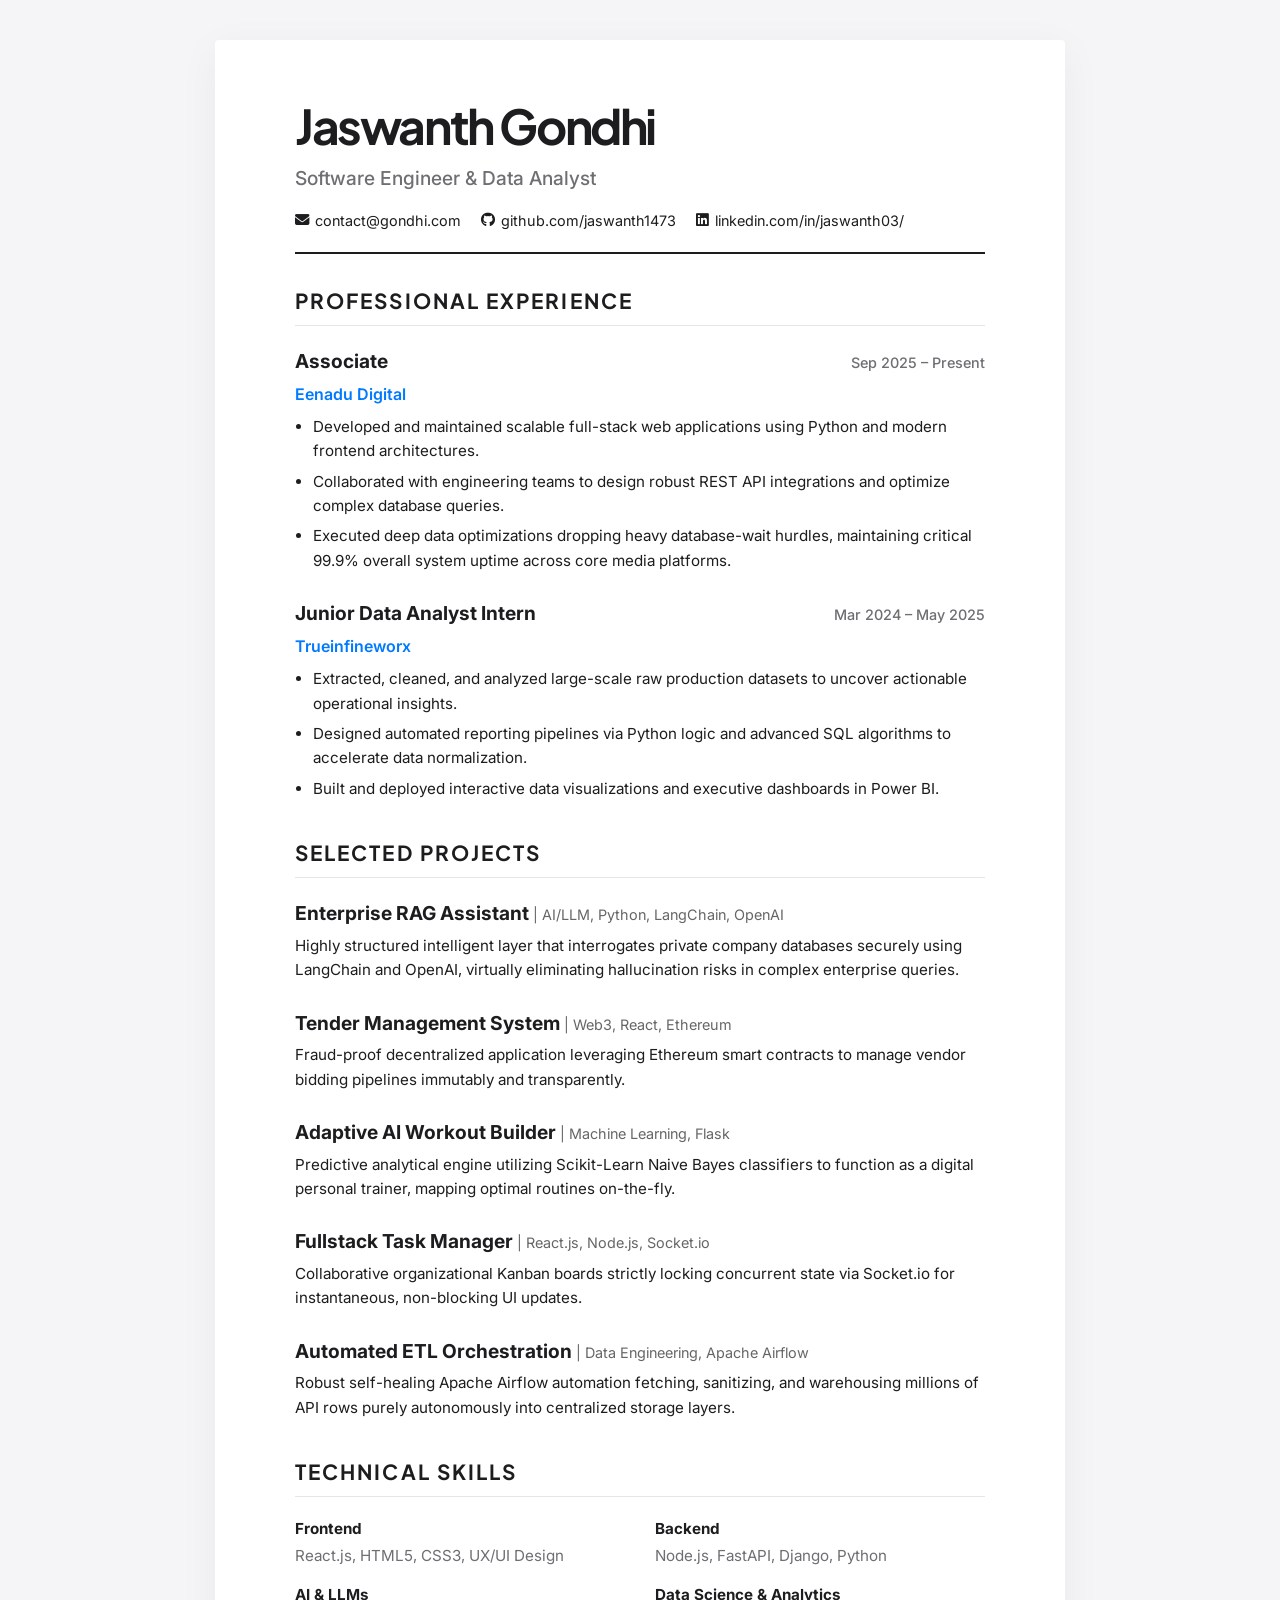
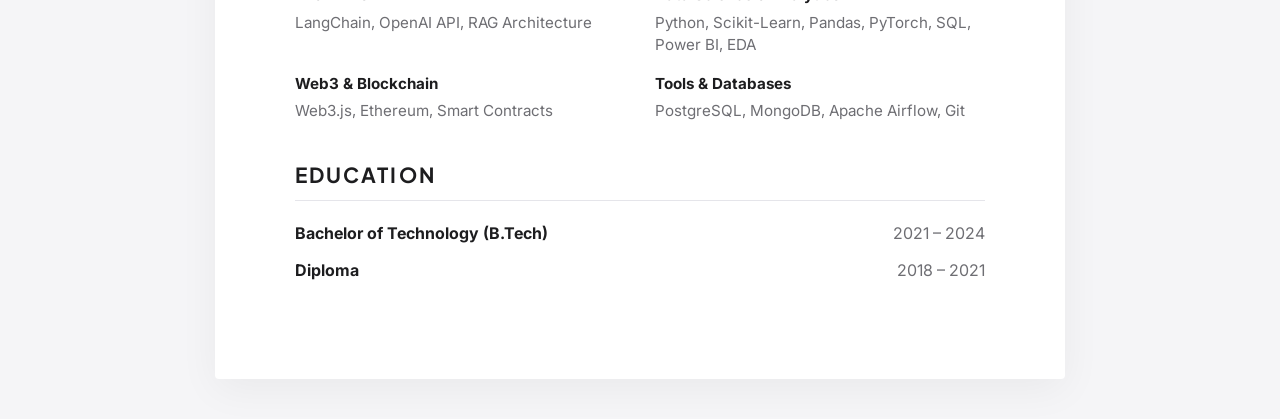
<file: portfolionew/resume.html>
<!DOCTYPE html>
<html lang="en">
<head>
    <meta charset="UTF-8">
    <meta name="viewport" content="width=device-width, initial-scale=1.0">
    <title>Jaswanth Gondhi - Resume</title>
    
    <link rel="preconnect" href="https://fonts.googleapis.com">
    <link rel="preconnect" href="https://fonts.gstatic.com" crossorigin>
    <link href="https://fonts.googleapis.com/css2?family=Plus+Jakarta+Sans:wght@500;700;800&family=Inter:wght@400;500;600&display=swap" rel="stylesheet">
    <link rel="stylesheet" href="https://cdnjs.cloudflare.com/ajax/libs/font-awesome/6.4.0/css/all.min.css">
    
    <style>
        :root {
            --bg-color: #ffffff;
            --text-main: #1d1d1f;
            --text-secondary: #6e6e73;
            --border-subtle: #e5e5ea;
            --accent: #007aff;
        }

        * {
            margin: 0;
            padding: 0;
            box-sizing: border-box;
        }

        body {
            font-family: 'Inter', sans-serif;
            background: #f5f5f7;
            color: var(--text-main);
            line-height: 1.6;
            -webkit-font-smoothing: antialiased;
        }

        .resume-page {
            max-width: 850px;
            margin: 40px auto;
            background: var(--bg-color);
            padding: 60px 80px;
            box-shadow: 0 10px 40px rgba(0,0,0,0.05);
            border-radius: 4px;
        }

        h1, h2, h3, h4 {
            font-family: 'Plus Jakarta Sans', sans-serif;
            color: var(--text-main);
        }

        /* Header */
        .header {
            border-bottom: 2px solid var(--text-main);
            padding-bottom: 20px;
            margin-bottom: 30px;
        }
        
        .header h1 {
            font-size: 3rem;
            letter-spacing: -0.05em;
            line-height: 1.1;
            margin-bottom: 10px;
        }

        .header .subtitle {
            font-size: 1.2rem;
            color: var(--text-secondary);
            font-weight: 500;
            margin-bottom: 15px;
        }

        .contact-info {
            display: flex;
            gap: 20px;
            font-size: 0.9rem;
            color: var(--text-secondary);
            flex-wrap: wrap;
        }

        .contact-info a {
            color: var(--text-main);
            text-decoration: none;
            display: flex;
            align-items: center;
            gap: 6px;
        }

        /* Sections */
        .section {
            margin-bottom: 35px;
        }

        .section-title {
            font-size: 1.3rem;
            text-transform: uppercase;
            letter-spacing: 0.1em;
            border-bottom: 1px solid var(--border-subtle);
            padding-bottom: 8px;
            margin-bottom: 20px;
            color: var(--text-main);
        }

        /* Experience & Projects */
        .item {
            margin-bottom: 25px;
        }

        .item-header {
            display: flex;
            justify-content: space-between;
            align-items: baseline;
            margin-bottom: 5px;
        }

        .item-title {
            font-size: 1.2rem;
            font-weight: 700;
        }

        .item-company {
            font-weight: 600;
            color: var(--accent);
            margin-bottom: 8px;
            display: block;
        }

        .item-date {
            font-size: 0.9rem;
            color: var(--text-secondary);
            font-weight: 500;
        }

        .item-desc {
            font-size: 0.95rem;
            color: var(--text-main);
        }

        .item-desc ul {
            padding-left: 18px;
            margin-top: 8px;
        }

        .item-desc li {
            margin-bottom: 6px;
        }

        /* Skills Grid */
        .skills-grid {
            display: grid;
            grid-template-columns: 1fr 1fr;
            gap: 15px 30px;
        }

        .skill-category {
            font-size: 0.95rem;
        }

        .skill-category span {
            font-weight: 700;
            display: block;
            margin-bottom: 4px;
        }

        .skill-details {
            color: var(--text-secondary);
            line-height: 1.5;
        }
        
        /* Education */
        .edu-flex {
            display: flex;
            justify-content: space-between;
            margin-bottom: 12px;
        }

        /* Print Styles */
        @media print {
            body { background: white; }
            .resume-page { margin: 0; padding: 0; box-shadow: none; max-width: 100%; border-radius: 0; }
            .section { page-break-inside: avoid; }
        }
    </style>
</head>
<body>

    <div class="resume-page">
        <!-- Header -->
        <header class="header">
            <h1>Jaswanth Gondhi</h1>
            <div class="subtitle">Software Engineer & Data Analyst</div>
            <div class="contact-info">
                <a href="mailto:contact@gondhi.com"><i class="fas fa-envelope"></i> contact@gondhi.com</a>
                <a href="https://github.com/jaswanth1473" target="_blank"><i class="fab fa-github"></i> github.com/jaswanth1473</a>
                <a href="https://www.linkedin.com/in/jaswanth03/" target="_blank"><i class="fab fa-linkedin"></i> linkedin.com/in/jaswanth03/</a>
            </div>
        </header>

        <!-- Professional Experience -->
        <section class="section">
            <h2 class="section-title">Professional Experience</h2>
            
            <div class="item">
                <div class="item-header">
                    <div class="item-title">Associate</div>
                    <div class="item-date">Sep 2025 – Present</div>
                </div>
                <span class="item-company">Eenadu Digital</span>
                <div class="item-desc">
                    <ul>
                        <li>Developed and maintained scalable full-stack web applications using Python and modern frontend architectures.</li>
                        <li>Collaborated with engineering teams to design robust REST API integrations and optimize complex database queries.</li>
                        <li>Executed deep data optimizations dropping heavy database-wait hurdles, maintaining critical 99.9% overall system uptime across core media platforms.</li>
                    </ul>
                </div>
            </div>

            <div class="item">
                <div class="item-header">
                    <div class="item-title">Junior Data Analyst Intern</div>
                    <div class="item-date">Mar 2024 – May 2025</div>
                </div>
                <span class="item-company">Trueinfineworx</span>
                <div class="item-desc">
                    <ul>
                        <li>Extracted, cleaned, and analyzed large-scale raw production datasets to uncover actionable operational insights.</li>
                        <li>Designed automated reporting pipelines via Python logic and advanced SQL algorithms to accelerate data normalization.</li>
                        <li>Built and deployed interactive data visualizations and executive dashboards in Power BI.</li>
                    </ul>
                </div>
            </div>
        </section>

        <!-- Selected Projects -->
        <section class="section">
            <h2 class="section-title">Selected Projects</h2>
            
            <div class="item">
                <div class="item-header">
                    <div class="item-title">Enterprise RAG Assistant <span style="font-weight:400; font-size: 0.9rem; color:#666;">| AI/LLM, Python, LangChain, OpenAI</span></div>
                </div>
                <div class="item-desc">
                    Highly structured intelligent layer that interrogates private company databases securely using LangChain and OpenAI, virtually eliminating hallucination risks in complex enterprise queries.
                </div>
            </div>

            <div class="item">
                <div class="item-header">
                    <div class="item-title">Tender Management System <span style="font-weight:400; font-size: 0.9rem; color:#666;">| Web3, React, Ethereum</span></div>
                </div>
                <div class="item-desc">
                    Fraud-proof decentralized application leveraging Ethereum smart contracts to manage vendor bidding pipelines immutably and transparently.
                </div>
            </div>

            <div class="item">
                <div class="item-header">
                    <div class="item-title">Adaptive AI Workout Builder <span style="font-weight:400; font-size: 0.9rem; color:#666;">| Machine Learning, Flask</span></div>
                </div>
                <div class="item-desc">
                    Predictive analytical engine utilizing Scikit-Learn Naive Bayes classifiers to function as a digital personal trainer, mapping optimal routines on-the-fly.
                </div>
            </div>

            <div class="item">
                <div class="item-header">
                    <div class="item-title">Fullstack Task Manager <span style="font-weight:400; font-size: 0.9rem; color:#666;">| React.js, Node.js, Socket.io</span></div>
                </div>
                <div class="item-desc">
                    Collaborative organizational Kanban boards strictly locking concurrent state via Socket.io for instantaneous, non-blocking UI updates.
                </div>
            </div>
            
            <div class="item">
                <div class="item-header">
                    <div class="item-title">Automated ETL Orchestration <span style="font-weight:400; font-size: 0.9rem; color:#666;">| Data Engineering, Apache Airflow</span></div>
                </div>
                <div class="item-desc">
                    Robust self-healing Apache Airflow automation fetching, sanitizing, and warehousing millions of API rows purely autonomously into centralized storage layers.
                </div>
            </div>
        </section>

        <!-- Technical Skills -->
        <section class="section">
            <h2 class="section-title">Technical Skills</h2>
            <div class="skills-grid">
                <div class="skill-category">
                    <span>Frontend</span>
                    <div class="skill-details">React.js, HTML5, CSS3, UX/UI Design</div>
                </div>
                <div class="skill-category">
                    <span>Backend</span>
                    <div class="skill-details">Node.js, FastAPI, Django, Python</div>
                </div>
                <div class="skill-category">
                    <span>AI & LLMs</span>
                    <div class="skill-details">LangChain, OpenAI API, RAG Architecture</div>
                </div>
                <div class="skill-category">
                    <span>Data Science & Analytics</span>
                    <div class="skill-details">Python, Scikit-Learn, Pandas, PyTorch, SQL, Power BI, EDA</div>
                </div>
                <div class="skill-category">
                    <span>Web3 & Blockchain</span>
                    <div class="skill-details">Web3.js, Ethereum, Smart Contracts</div>
                </div>
                <div class="skill-category">
                    <span>Tools & Databases</span>
                    <div class="skill-details">PostgreSQL, MongoDB, Apache Airflow, Git</div>
                </div>
            </div>
        </section>

        <!-- Education -->
        <section class="section">
            <h2 class="section-title">Education</h2>
            <div class="edu-flex">
                <div style="font-weight: 700;">Bachelor of Technology (B.Tech)</div>
                <div style="color: var(--text-secondary);">2021 – 2024</div>
            </div>
            <div class="edu-flex">
                <div style="font-weight: 700;">Diploma</div>
                <div style="color: var(--text-secondary);">2018 – 2021</div>
            </div>
        </section>

    </div>
</body>
</html>
</file>
<file: portfolionew/style.css>
/* ======================================================================
   SUPERIOR LIGHT THEME - NEXT-GEN AESTHETICS (STRICTLY PURE CSS)
   ====================================================================== */

:root {
  /* Core Colors - Inspired by High-End Swiss / Modern Corporate Design */
  --bg-color: #fbfbfd;
  --bg-surface: #ffffff;
  --bg-glass: rgba(255, 255, 255, 0.85);
  
  /* Typography Colors */
  --text-main: #1d1d1f;
  --text-secondary: #86868b;
  --text-inverse: #ffffff;
  
  /* Borders and Dividers */
  --border-subtle: rgba(0, 0, 0, 0.05);
  --border-strong: rgba(0, 0, 0, 0.1);
  
  /* Accents */
  --accent-base: #111111;
  --accent-gradient: linear-gradient(120deg, #000000 0%, #444444 100%);
  --accent-vibrant: #000000;
  
  /* Shadows */
  --shadow-sm: 0 4px 14px rgba(0, 0, 0, 0.04);
  --shadow-lg: 0 20px 40px rgba(0, 0, 0, 0.06);
  --shadow-hover: 0 30px 60px rgba(0, 0, 0, 0.12);
  
  /* Fonts */
  --font-sans: 'Inter', -apple-system, BlinkMacSystemFont, sans-serif;
  --font-display: 'Plus Jakarta Sans', var(--font-sans);
  
  /* Timings */
  --ease-elastic: 0.68, -0.55, 0.265, 1.55;
  --ease-smooth: 0.2, 0.8, 0.2, 1;
}

/* Base Reset & Smooth Scrolling */
*, *::before, *::after {
  box-sizing: border-box;
  margin: 0;
  padding: 0;
}

html {
  scroll-behavior: smooth;
  scroll-padding-top: 100px;
}

body {
  font-family: var(--font-sans);
  background-color: var(--bg-color);
  color: var(--text-main);
  line-height: 1.6;
  overflow-x: hidden;
  -webkit-font-smoothing: antialiased;
}

/* Background Atmosphere Light Orbs */
body::before {
  content: ""; position: fixed; top: -10vw; left: -10vw; width: 40vw; height: 40vw;
  background: radial-gradient(circle, rgba(0, 122, 255, 0.05) 0%, transparent 70%);
  filter: blur(80px); z-index: -1; pointer-events: none;
}
body::after {
  content: ""; position: fixed; bottom: -20vw; right: -10vw; width: 60vw; height: 60vw;
  background: radial-gradient(circle, rgba(255, 59, 48, 0.03) 0%, transparent 60%);
  filter: blur(100px); z-index: -1; pointer-events: none;
}

/* Layout Utilities */
.container { width: 90%; max-width: 1200px; margin: 0 auto; }
.section { padding: 8rem 0; }
a { text-decoration: none; color: inherit; }
ul { list-style: none; }

/* Typography */
h1, h2, h3, h4 { font-family: var(--font-display); font-weight: 700; color: var(--text-main); letter-spacing: -0.02em; }
.text-gradient { background: var(--accent-gradient); -webkit-background-clip: text; background-clip: text; -webkit-text-fill-color: transparent; }

.section-title { font-size: clamp(2.5rem, 5vw, 4rem); margin-bottom: 2rem; }
.section-title .text-gradient { background: linear-gradient(120deg, #000000 0%, #999999 100%); -webkit-background-clip: text; background-clip: text; -webkit-text-fill-color: transparent; }
.body-text { color: var(--text-secondary); font-size: 1.125rem; }
.lead { font-size: 1.5rem; font-weight: 500; color: var(--text-main); line-height: 1.4; margin-bottom: 1.5rem; }

/* Premium Navigation */
.header {
  position: sticky; top: 0; z-index: 1000;
  background: var(--bg-glass);
  backdrop-filter: saturate(180%) blur(20px);
  -webkit-backdrop-filter: saturate(180%) blur(20px);
  border-bottom: 1px solid var(--border-subtle);
  transition: background 0.3s;
}

.nav-container { display: flex; justify-content: space-between; align-items: center; height: 80px; }

.logo {
  font-family: var(--font-display); font-weight: 800; font-size: 1.5rem;
  letter-spacing: -0.04em; color: var(--text-main);
  position: relative; z-index: 101;
}

.nav-toggle { display: none; }

.hamburger {
  display: none; cursor: pointer; z-index: 101; width: 30px; height: 20px; position: relative;
}

.hamburger .bar {
  position: absolute; width: 100%; height: 2px; background-color: var(--text-main);
  border-radius: 2px; transition: transform 0.4s cubic-bezier(var(--ease-elastic)), opacity 0.3s;
}
.hamburger .bar1 { top: 0; }
.hamburger .bar2 { top: 9px; }
.hamburger .bar3 { bottom: 0; }

.nav-menu { display: flex; }
.nav-links { display: flex; gap: 3rem; }
.nav-link {
  font-size: 0.95rem; font-weight: 500; color: var(--text-secondary);
  transition: color 0.3s ease;
}
.nav-link:hover { color: var(--accent-base); }

/* Mobile Menu via Checkbox Hack */
@media screen and (max-width: 850px) {
  .hamburger { display: block; }
  .nav-menu {
    position: fixed; top: 0; left: 0; width: 100%; height: 100vh;
    background: var(--bg-glass); backdrop-filter: blur(25px); -webkit-backdrop-filter: blur(25px);
    flex-direction: column; justify-content: center; align-items: center;
    clip-path: circle(0px at calc(100% - 40px) 40px); /* New Circular Unmask Transition */
    transition: clip-path 0.7s cubic-bezier(var(--ease-smooth));
    pointer-events: none;
  }
  .nav-links { flex-direction: column; gap: 2.5rem; text-align: center; }
  .nav-link { font-size: 2rem; font-family: var(--font-display); font-weight: 700; color: var(--text-main); }
  
  .nav-links li { transform: translateY(30px); opacity: 0; transition: all 0.4s ease; }

  /* Checked States */
  .nav-toggle:checked ~ .nav-menu {
    clip-path: circle(150% at calc(100% - 40px) 40px);
    pointer-events: all;
  }
  .nav-toggle:checked ~ .nav-menu .nav-links li { transform: translateY(0); opacity: 1; }
  .nav-toggle:checked ~ .nav-menu .nav-links li:nth-child(1) { transition-delay: 0.3s; }
  .nav-toggle:checked ~ .nav-menu .nav-links li:nth-child(2) { transition-delay: 0.4s; }
  .nav-toggle:checked ~ .nav-menu .nav-links li:nth-child(3) { transition-delay: 0.5s; }
  .nav-toggle:checked ~ .nav-menu .nav-links li:nth-child(4) { transition-delay: 0.6s; }
  
  .nav-toggle:checked ~ .hamburger .bar1 { transform: rotate(45deg); top: 9px; }
  .nav-toggle:checked ~ .hamburger .bar2 { opacity: 0; }
  .nav-toggle:checked ~ .hamburger .bar3 { transform: rotate(-45deg); bottom: 9px; }
}

/* Elegance Button - Cinematic Updates */
.btn {
  display: inline-flex; align-items: center; justify-content: center; gap: 0.75rem;
  padding: 1.1rem 2.25rem; font-size: 1.05rem; font-weight: 700;
  background: var(--text-main); color: var(--text-inverse);
  border-radius: 50px; border: none; cursor: pointer;
  box-shadow: 0 10px 30px rgba(0,0,0,0.1), inset 0 0 0 0 rgba(255,255,255,0.2);
  transition: all 0.6s cubic-bezier(0.16, 1, 0.3, 1);
  position: relative; overflow: hidden; letter-spacing: 0.02em;
}
.btn::after {
  content: ""; position: absolute; inset: 0; background: var(--accent-gradient);
  opacity: 0; transition: opacity 0.5s cubic-bezier(0.16, 1, 0.3, 1); z-index: 1; border-radius: 50px;
}
.btn span, .btn i { position: relative; z-index: 2; transition: transform 0.5s cubic-bezier(0.16, 1, 0.3, 1); }
.btn:hover { 
  transform: translateY(-5px) scale(1.02); 
  box-shadow: 0 25px 50px rgba(0, 0, 0, 0.15), inset 0 2px 4px rgba(255,255,255,0.3); 
}
.btn:hover::after { opacity: 1; }
.btn:hover i { transform: translateX(5px); }
.btn:active { transform: translateY(0) scale(0.98); }

.btn-outline {
  background: transparent; color: var(--text-main); border: 2px solid var(--border-strong);
  box-shadow: none;
}
.btn-outline:hover { 
  background: var(--text-main); border-color: transparent; color: var(--text-inverse); 
  box-shadow: 0 20px 40px rgba(0,0,0,0.15); 
}

/* Hero Section */
.hero-section { min-height: 90vh; display: flex; align-items: center; position: relative; padding-top: 4rem; overflow: hidden; }
.hero-wrapper { display: grid; grid-template-columns: 1.2fr 1fr; gap: 4rem; align-items: center; }
@media (max-width: 900px) { .hero-wrapper { grid-template-columns: 1fr; text-align: center; } }

.hero-pill {
  display: inline-flex; align-items: center; padding: 0.5rem 1.2rem;
  background: var(--bg-surface); border: 1px solid var(--border-subtle); border-radius: 50px;
  font-size: 0.85rem; font-weight: 600; color: var(--text-secondary); margin-bottom: 2rem;
  box-shadow: var(--shadow-sm);
  animation: slide-in-bottom 1s cubic-bezier(var(--ease-smooth)) forwards;
}

.hero-title { font-size: clamp(2.5rem, 5vw, 4rem); line-height: 1.1; letter-spacing: -0.03em; margin-bottom: 1.5rem; }
.hero-title span { display: block; }
.hero-desc { font-size: 1.15rem; color: var(--text-secondary); max-width: 550px; margin-bottom: 2.5rem; line-height: 1.6; }
@media (max-width: 900px) { .hero-desc { margin: 0 auto 2.5rem auto; } }

/* Profile Card - Circular Orbital Design */
.hero-visual { position: relative; display: flex; justify-content: center; align-items: center; }
.profile-card {
  width: 100%; max-width: 360px; aspect-ratio: 1/1; margin: 0 auto;
  background: var(--bg-surface); padding: 15px; border-radius: 50%;
  box-shadow: var(--shadow-lg); border: none;
  position: relative; z-index: 2;
  transition: transform 0.5s cubic-bezier(var(--ease-elastic));
  animation: reveal-scale 1.2s cubic-bezier(var(--ease-smooth)) forwards;
}

.circular-text {
  position: absolute; top: -15px; left: -15px; right: -15px; bottom: -15px;
  animation: spin 15s linear infinite; z-index: -1;
  pointer-events: none; color: var(--text-secondary);
  transition: color 0.4s ease;
}
.circular-text svg { width: 100%; height: 100%; overflow: visible; opacity: 0.8; }

.profile-card:hover { transform: scale(1.02); }
.profile-card:hover .circular-text { color: var(--text-main); }
.profile-img-inner { width: 100%; height: 100%; border-radius: 50%; overflow: hidden; position: relative; z-index: 2; }
.profile-img-inner img { width: 100%; height: 100%; object-fit: cover; }
.visual-badge {
  position: absolute; bottom: 20px; left: -10px;
  background: var(--bg-surface); backdrop-filter: blur(10px); color: var(--text-main);
  padding: 1rem 1.5rem; border-radius: 50px; font-weight: 600; box-shadow: var(--shadow-lg);
  border: 1px solid var(--border-subtle); animation: float 6s ease-in-out infinite; z-index: 3;
}

/* Grids & Cards */
.grid-2 { display: grid; grid-template-columns: 1.5fr 1fr; gap: 4rem; align-items: start; }
@media (max-width: 900px) { .grid-2 { grid-template-columns: 1fr; } }

.glass-card {
  background: var(--bg-surface); border: 1px solid var(--border-subtle);
  border-radius: 24px; padding: 3rem; box-shadow: var(--shadow-sm);
  transition: transform 0.4s ease, box-shadow 0.4s ease;
}
.glass-card:hover { transform: translateY(-5px); box-shadow: var(--shadow-lg); }

.contact-meta { display: flex; gap: 2rem; margin-top: 2.5rem; }
.contact-meta span { display: flex; align-items: center; gap: 0.5rem; font-weight: 500; color: var(--text-main); }
.contact-meta i { color: var(--accent-base); }

/* Journey Perforated Tickets */
.ticket-stack { display: flex; flex-direction: column; gap: 1rem; }
.ticket {
  background: linear-gradient(135deg, rgba(0,0,0,0.02), transparent);
  border: 1px solid var(--border-subtle); border-radius: 20px;
  display: flex; align-items: stretch; overflow: hidden;
  transition: all 0.5s cubic-bezier(1,-0.5,0,1.5); cursor: pointer;
}
.ticket:hover { transform: translateX(15px); background: var(--text-main); box-shadow: 0 15px 30px rgba(0,0,0,0.1); border-color: transparent; }
.t-year {
  padding: 1.5rem; background: rgba(0,0,0,0.03); font-family: var(--font-display); font-weight: 800; font-size: 1rem;
  line-height: 1.4; text-align: center; color: var(--text-secondary); display: flex; align-items: center; transition: all 0.5s;
}
.ticket:hover .t-year { background: rgba(255,255,255,0.05); color: var(--bg-surface); }
.t-line { width: 2px; background: repeating-linear-gradient(to bottom, transparent 0, transparent 4px, var(--border-strong) 4px, var(--border-strong) 8px); }
.ticket:hover .t-line { background: repeating-linear-gradient(to bottom, transparent 0, transparent 4px, rgba(255,255,255,0.2) 4px, rgba(255,255,255,0.2) 8px); }
.t-info { padding: 1.5rem; display: flex; flex-direction: column; justify-content: center; }
.t-info h4 { font-size: 1.05rem; letter-spacing: -0.01em; margin-bottom: 0.3rem; transition: color 0.5s; }
.ticket:hover .t-info h4 { color: var(--text-inverse); }
.t-info span { font-size: 0.85rem; font-weight: 600; color: var(--text-main); transition: opacity 0.5s; }
.ticket:hover .t-info span { color: var(--bg-surface); opacity: 0.8; }

/* Professional Journey (Experience Cards) */
.exp-grid { display: grid; grid-template-columns: repeat(auto-fit, minmax(320px, 1fr)); gap: 2.5rem; margin-top: 2rem; }

.exp-card {
  background: var(--bg-color); border: 1px solid var(--border-subtle);
  border-radius: 30px; padding: 3rem; position: relative;
  box-shadow: 0 10px 30px rgba(0,0,0,0.03); transition: all 0.5s cubic-bezier(var(--ease-elastic));
  display: flex; flex-direction: column; overflow: hidden;
}
.exp-card::before {
  content: ""; position: absolute; top: 0; left: 0; width: 100%; height: 5px;
  background: var(--text-main); transform: scaleX(0); transform-origin: left; transition: transform 0.5s ease;
}
.exp-card:hover { transform: translateY(-12px); box-shadow: 0 25px 50px rgba(0,0,0,0.08); border-color: transparent; }
.exp-card:hover::before { transform: scaleX(1); }

.exp-card-header { display: flex; justify-content: space-between; align-items: center; margin-bottom: 2rem; }
.exp-icon { width: 55px; height: 55px; background: rgba(0,0,0,0.04); border-radius: 16px; display: flex; align-items: center; justify-content: center; font-size: 1.5rem; color: var(--text-main); transition: transform 0.4s ease; border: 1px solid var(--border-subtle); }
.exp-card:hover .exp-icon { background: var(--text-main); color: var(--text-inverse); transform: rotate(10deg); border-color: transparent; }
.exp-date { font-size: 0.85rem; font-weight: 700; color: var(--text-secondary); text-transform: uppercase; letter-spacing: 0.05em; background: var(--bg-surface); padding: 0.5rem 1.2rem; border-radius: 50px; border: 1px solid var(--border-subtle); }

.exp-title { font-size: 1.8rem; margin-bottom: 0.5rem; letter-spacing: -0.01em; color: var(--text-main); }
.exp-company { font-size: 1.05rem; font-weight: 600; color: var(--text-secondary); letter-spacing: 0.1em; text-transform: uppercase; display: block; margin-bottom: 1.5rem; }
.exp-desc { font-size: 1.1rem; color: var(--text-secondary); line-height: 1.7; flex-grow: 1; margin-bottom: 2.5rem; }

.exp-tech { display: flex; gap: 0.7rem; flex-wrap: wrap; margin-top: auto; }
.exp-tech span { font-size: 0.85rem; font-weight: 600; padding: 0.5rem 1.2rem; background: var(--bg-surface); border: 1px solid var(--border-subtle); border-radius: 50px; color: var(--text-main); transition: all 0.3s ease; }
.exp-card:hover .exp-tech span { background: var(--text-main); color: var(--text-inverse); border-color: transparent; box-shadow: 0 5px 15px rgba(0,0,0,0.1); transform: translateY(-2px); }

/* Accordion Gallery Engine (Expertise section) */
.accordion-gallery {
  display: flex; height: 500px; gap: 1rem; width: 100%; margin-top: 2rem;
}

.acc-panel {
  flex: 1; background: var(--bg-surface); border: 1px solid var(--border-subtle);
  border-radius: 40px; transition: all 0.7s cubic-bezier(var(--ease-elastic));
  position: relative; overflow: hidden; display: flex; align-items: center; justify-content: center;
  cursor: pointer; box-shadow: var(--shadow-sm); z-index: 1;
}

.acc-panel:hover {
  flex: 5; background: var(--text-main); color: var(--text-inverse);
  box-shadow: 0 30px 60px rgba(0,0,0,0.2); border-color: transparent; z-index: 2;
}

.acc-title-vertical {
  writing-mode: vertical-rl; text-orientation: mixed; transform: rotate(180deg);
  font-size: 1.25rem; font-weight: 700; letter-spacing: 0.25em; color: var(--text-main);
  transition: opacity 0.4s ease; white-space: nowrap; text-transform: uppercase;
}
.acc-panel:hover .acc-title-vertical { opacity: 0; position: absolute; pointer-events: none; }

.acc-content {
  opacity: 0; position: absolute; top: 0; left: 0; right: 0; bottom: 0;
  padding: 3rem; display: flex; flex-direction: column; justify-content: flex-end;
  transform: translateY(30px); transition: all 0.6s cubic-bezier(var(--ease-smooth)) 0.1s;
  pointer-events: none;
}
.acc-panel:hover .acc-content { opacity: 1; transform: translateY(0); pointer-events: auto; }

.acc-icon { font-size: 3.5rem; color: var(--text-inverse); margin-bottom: auto; align-self: flex-start; }
.acc-title { font-size: 2.2rem; color: var(--text-inverse); margin-bottom: 1.5rem; letter-spacing: -0.02em; }

.acc-pills { display: flex; flex-wrap: wrap; gap: 0.8rem; }
.acc-pills span {
  padding: 0.6rem 1.4rem; background: rgba(255,255,255,0.08); border: 1px solid rgba(255,255,255,0.15);
  border-radius: 50px; font-weight: 600; font-size: 0.95rem; color: var(--text-inverse);
  backdrop-filter: blur(10px); -webkit-backdrop-filter: blur(10px);
}

@media (max-width: 900px) {
  .accordion-gallery { flex-direction: column; height: 800px; gap: 0.5rem; }
  .acc-panel { flex: 1; border-radius: 20px; }
  .acc-title-vertical { writing-mode: horizontal-tb; transform: none; font-size: 1.1rem; letter-spacing: 0.1em; }
  .acc-panel:hover { flex: 4; }
  .acc-content { padding: 1.5rem; justify-content: center; align-items: flex-start; }
  .acc-icon { display: none; }
  .acc-title { font-size: 1.8rem; margin-bottom: 1rem; }
}

/* Accordion Specific Backgrounds */
.accordion-gallery .acc-panel { background-size: cover; background-position: center; border-color: rgba(255,255,255,0.1); }
.accordion-gallery .acc-title-vertical { color: rgba(255,255,255,0.8); text-shadow: 0 2px 10px rgba(0,0,0,0.8); }
.accordion-gallery .acc-panel:hover .acc-title-vertical { opacity: 0; }

#acc-front { background-image: linear-gradient(to bottom, rgba(10,10,15,0.9), rgba(10,10,15,0.95)), url('images/acc-front.png'); }
#acc-front:hover { background-image: linear-gradient(to bottom, rgba(10,10,15,0.3), rgba(10,10,15,0.7)), url('images/acc-front.png'); }

#acc-back { background-image: linear-gradient(to bottom, rgba(10,10,15,0.9), rgba(10,10,15,0.95)), url('images/acc-back.png'); }
#acc-back:hover { background-image: linear-gradient(to bottom, rgba(10,10,15,0.3), rgba(10,10,15,0.7)), url('images/acc-back.png'); }

#acc-web3 { background-image: linear-gradient(to bottom, rgba(10,10,15,0.9), rgba(10,10,15,0.95)), url('images/acc-web3.png'); }
#acc-web3:hover { background-image: linear-gradient(to bottom, rgba(10,10,15,0.3), rgba(10,10,15,0.7)), url('images/acc-web3.png'); }

#acc-ai { background-image: linear-gradient(to bottom, rgba(10,10,15,0.9), rgba(10,10,15,0.95)), url('images/acc-ai.png'); }
#acc-ai:hover { background-image: linear-gradient(to bottom, rgba(10,10,15,0.3), rgba(10,10,15,0.7)), url('images/acc-ai.png'); }

#acc-data { background-image: linear-gradient(to bottom, rgba(10,10,15,0.9), rgba(10,10,15,0.95)), url('images/acc-data.png'); }
#acc-data:hover { background-image: linear-gradient(to bottom, rgba(10,10,15,0.3), rgba(10,10,15,0.7)), url('images/acc-data.png'); }

#acc-analytics { background-image: linear-gradient(to bottom, rgba(10,10,15,0.9), rgba(10,10,15,0.95)), url('images/acc-analytics.png'); }
#acc-analytics:hover { background-image: linear-gradient(to bottom, rgba(10,10,15,0.3), rgba(10,10,15,0.7)), url('images/acc-analytics.png'); }

#acc-tools { background-image: linear-gradient(to bottom, rgba(10,10,15,0.9), rgba(10,10,15,0.95)), url('images/acc-tools.png'); }
#acc-tools:hover { background-image: linear-gradient(to bottom, rgba(10,10,15,0.3), rgba(10,10,15,0.7)), url('images/acc-tools.png'); }

/* Projects Array - Breathtaking Physics */
.project-showcase { display: grid; grid-template-columns: repeat(auto-fit, minmax(450px, 1fr)); gap: 3.5rem; }
@media (max-width: 768px) { .project-showcase { grid-template-columns: 1fr; } }

.p-card {
  display: flex; flex-direction: column; background: var(--bg-surface); border-radius: 36px;
  overflow: hidden; border: 1px solid var(--border-subtle);
  box-shadow: 0 15px 35px rgba(0,0,0,0.04); 
  transition: all 0.5s cubic-bezier(0.2, 0.8, 0.2, 1);
  text-decoration: none; color: inherit; position: relative;
  transform: translateY(0) scale(1);
}

.p-card::before {
  content: ""; position: absolute; top: 0; left: 0; right: 0; height: 100%;
  background: linear-gradient(to bottom, transparent 40%, rgba(255,255,255,0.95) 100%);
  opacity: 0; transition: opacity 0.5s ease; z-index: 2; pointer-events: none;
}

.p-card:hover { 
  transform: translateY(-12px) scale(1.015); 
  box-shadow: 0 35px 70px rgba(0, 0, 0, 0.12), 0 15px 25px rgba(0,0,0,0.05); 
  border-color: rgba(0, 0, 0, 0.1);
}

.p-img-box { height: 300px; overflow: hidden; position: relative; z-index: 1; border-radius: 36px 36px 0 0; }
.p-img-box img { width: 100%; height: 100%; object-fit: cover; transition: all 1.2s cubic-bezier(0.16, 1, 0.3, 1); filter: contrast(0.95) brightness(1.05); }
.p-card:hover .p-img-box img { transform: scale(1.1) translateY(-5px); filter: contrast(1.05) brightness(1.1); }

.p-content { padding: 3rem 2.5rem; position: relative; z-index: 3; background: var(--bg-surface); flex-grow: 1; transition: transform 0.5s ease; }
.p-card:hover .p-content { transform: translateZ(20px); }

.p-tags { margin-bottom: 1.5rem; display: flex; gap: 0.7rem; flex-wrap: wrap; }
.p-tag { font-size: 0.75rem; font-weight: 800; text-transform: uppercase; letter-spacing: 0.08em; color: var(--text-inverse); background: var(--accent-gradient); padding: 0.4rem 1rem; border-radius: 50px; box-shadow: 0 4px 10px rgba(0, 0, 0, 0.15); }

.p-title { font-size: 2rem; margin-bottom: 0.8rem; letter-spacing: -0.02em; transition: color 0.4s ease; }
.p-desc { color: var(--text-secondary); line-height: 1.7; margin-bottom: 2rem; font-size: 1.1rem; }

.p-link { display: inline-flex; align-items: center; gap: 0.8rem; font-weight: 700; font-size: 1.1rem; color: var(--text-main); transition: all 0.4s cubic-bezier(0.16, 1, 0.3, 1); }
.p-link i { transition: transform 0.5s cubic-bezier(0.16, 1, 0.3, 1); font-size: 0.9em; background: rgba(0, 0, 0, 0.05); width: 30px; height: 30px; border-radius: 50%; display: inline-flex; align-items: center; justify-content: center; color: var(--text-main); }
.p-card:hover .p-link { color: var(--text-main); }
.p-card:hover .p-link i { transform: translateX(8px) scale(1.1); background: var(--text-main); color: var(--text-inverse); box-shadow: 0 5px 15px rgba(0,0,0,0.2); }

/* Certifications (Minimalist Strip) */
.cert-flow { display: flex; flex-wrap: wrap; gap: 2rem; justify-content: center; }
.cert-link {
  display: flex; flex-direction: column; align-items: center; text-align: center; gap: 1rem;
  padding: 2rem; border-radius: 20px; background: transparent; transition: all 0.3s ease;
  min-width: 180px;
}
.cert-link:hover { background: var(--bg-surface); box-shadow: var(--shadow-lg); transform: translateY(-5px); }
.cert-link i { font-size: 2.5rem; color: var(--text-main); transition: color 0.3s ease; }
.cert-link h4 { font-size: 1rem; color: var(--text-main); }
.cert-link:hover i { color: var(--accent-base); }

/* Footer */
.footer { padding: 5rem 0 3rem; border-top: 1px solid var(--border-subtle); margin-top: 4rem; }
.footer-wrap { display: flex; justify-content: space-between; align-items: center; flex-wrap: wrap; gap: 2rem; }
.footer-social { display: flex; gap: 1rem; }
.icon-btn {
  width: 50px; height: 50px; border-radius: 50%; display: flex; align-items: center; justify-content: center;
  background: var(--bg-surface); border: 1px solid var(--border-subtle); color: var(--text-main);
  font-size: 1.2rem; transition: all 0.4s cubic-bezier(var(--ease-elastic));
}
.icon-btn:hover { background: var(--text-main); color: var(--text-inverse); transform: scale(1.1); box-shadow: var(--shadow-sm); }

/* ==========================================================
   CINEMATIC TRANSITIONS & SCROLL ENGINE (PURE CSS)
   ========================================================== */

@keyframes slide-in-bottom {
  0% { transform: translateY(80px); opacity: 0; filter: blur(20px); }
  100% { transform: translateY(0); opacity: 1; filter: blur(0); }
}

@keyframes reveal-scale {
  0% { transform: scale(0.85); opacity: 0; filter: blur(15px); box-shadow: none; }
  100% { transform: scale(1); opacity: 1; filter: blur(0); box-shadow: var(--shadow-lg); }
}

@keyframes spin {
  100% { transform: rotate(360deg); }
}

@keyframes float {
  0%, 100% { transform: translateY(0) rotate(0deg); }
  50% { transform: translateY(-15px) rotate(2deg); filter: drop-shadow(0 15px 15px rgba(0,0,0,0.1)); }
}

/* Elite Scroll Revealer Mask Engine */
.anim-mask {
  opacity: 0; 
  clip-path: polygon(0 100%, 100% 100%, 100% 100%, 0 100%);
  transform: translateY(60px) scale(0.98);
  filter: blur(10px);
}

@supports (animation-timeline: view()) {
  .anim-mask {
    animation: cinematic-unfold linear both;
    animation-timeline: view();
    animation-range: entry 5% cover 30%;
  }
  
  .reveal-up {
    animation: slide-in-bottom linear both;
    animation-timeline: view();
    animation-range: entry 5% cover 30%;
  }
}

/* Fallback for legacy browsers */
@supports not (animation-timeline: view()) {
  .anim-mask {
    animation: legacy-unfold 1.2s cubic-bezier(0.16, 1, 0.3, 1) forwards;
  }
}

@keyframes cinematic-unfold {
  0% { opacity: 0; clip-path: polygon(0 100%, 100% 100%, 100% 100%, 0 100%); transform: translateY(60px) scale(0.95); filter: blur(10px); }
  100% { opacity: 1; clip-path: polygon(0 -20%, 100% -20%, 100% 120%, 0 120%); transform: translateY(0) scale(1); filter: blur(0); }
}

@keyframes legacy-unfold {
  0% { opacity: 0; clip-path: polygon(0 100%, 100% 100%, 100% 100%, 0 100%); transform: translateY(50px); filter: blur(10px); }
  100% { opacity: 1; clip-path: polygon(0 -20%, 100% -20%, 100% 120%, 0 120%); transform: translateY(0); filter: blur(0); }
}

/* Complex Stagger Utilities */
.anim-delay-1 { animation-delay: 0.15s; }
.anim-delay-2 { animation-delay: 0.3s; }
.anim-delay-3 { animation-delay: 0.45s; }
</file>
